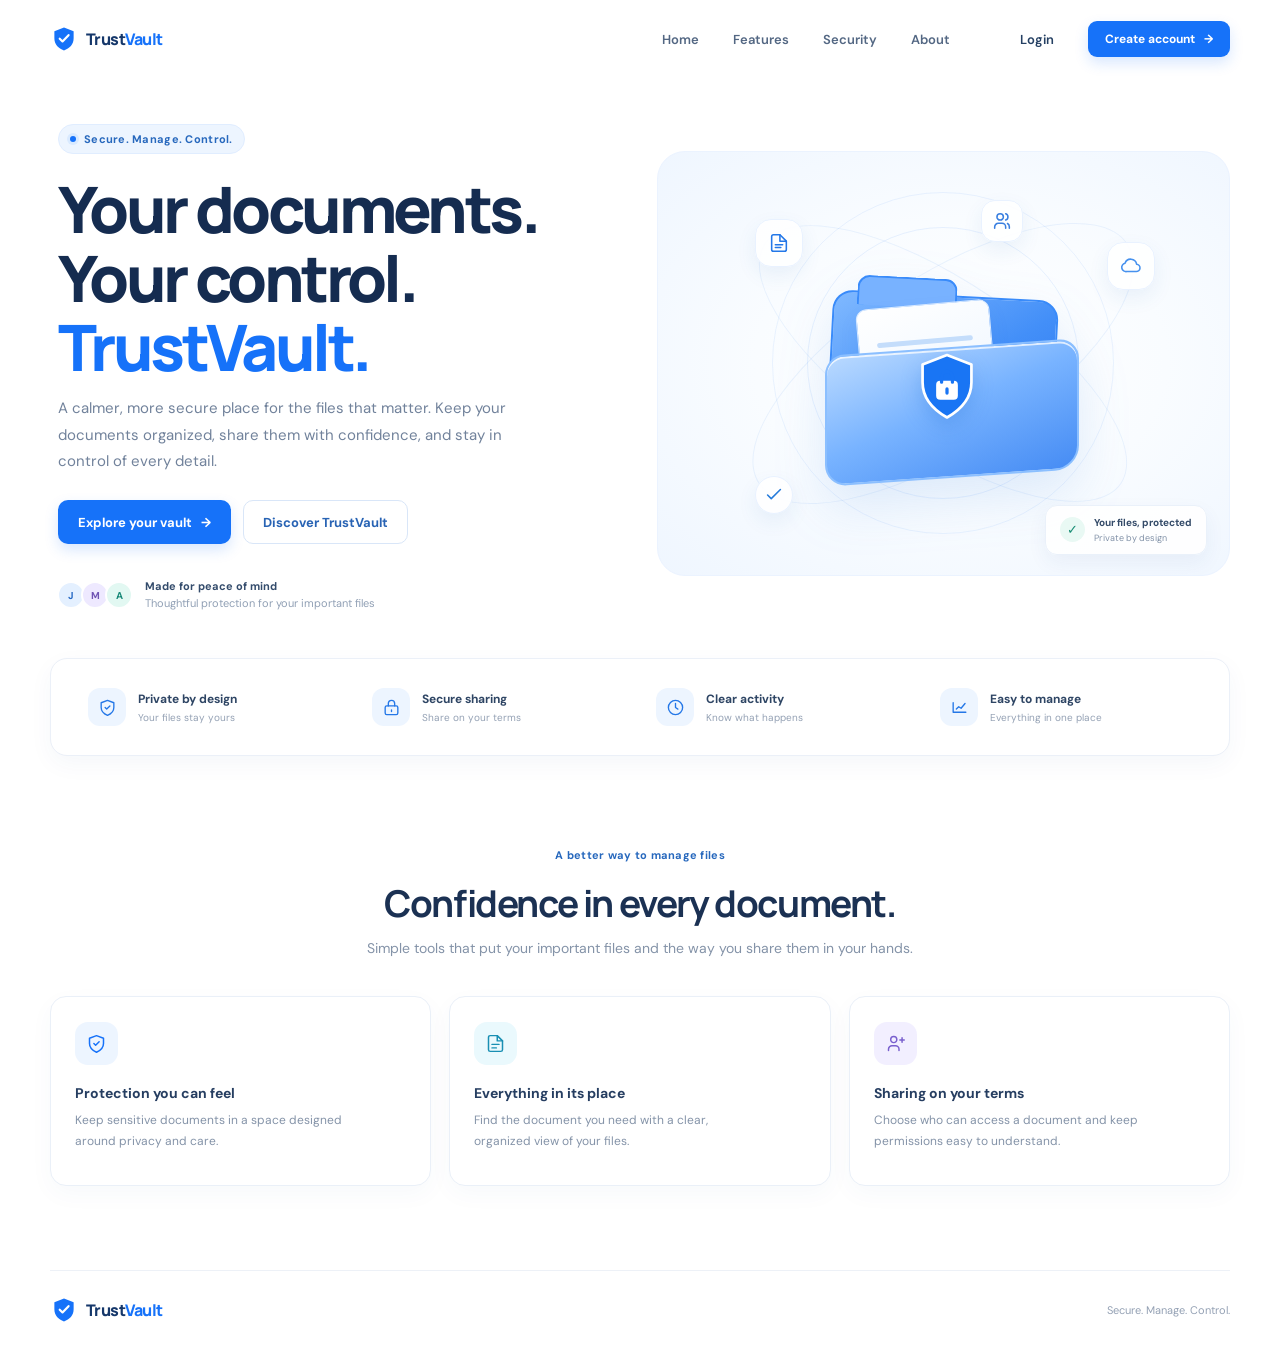
<file: index.html>
<!doctype html>
<html lang="en">
<head>
  <meta charset="utf-8">
  <meta name="viewport" content="width=device-width, initial-scale=1">
  <meta http-equiv="refresh" content="0; url=app/templates/landing.html">
  <title>TrustVault</title>
</head>
<body>
  <p>Opening TrustVault. If you are not redirected, <a href="app/templates/landing.html">open the landing page</a>.</p>
</body>
</html>
</file>
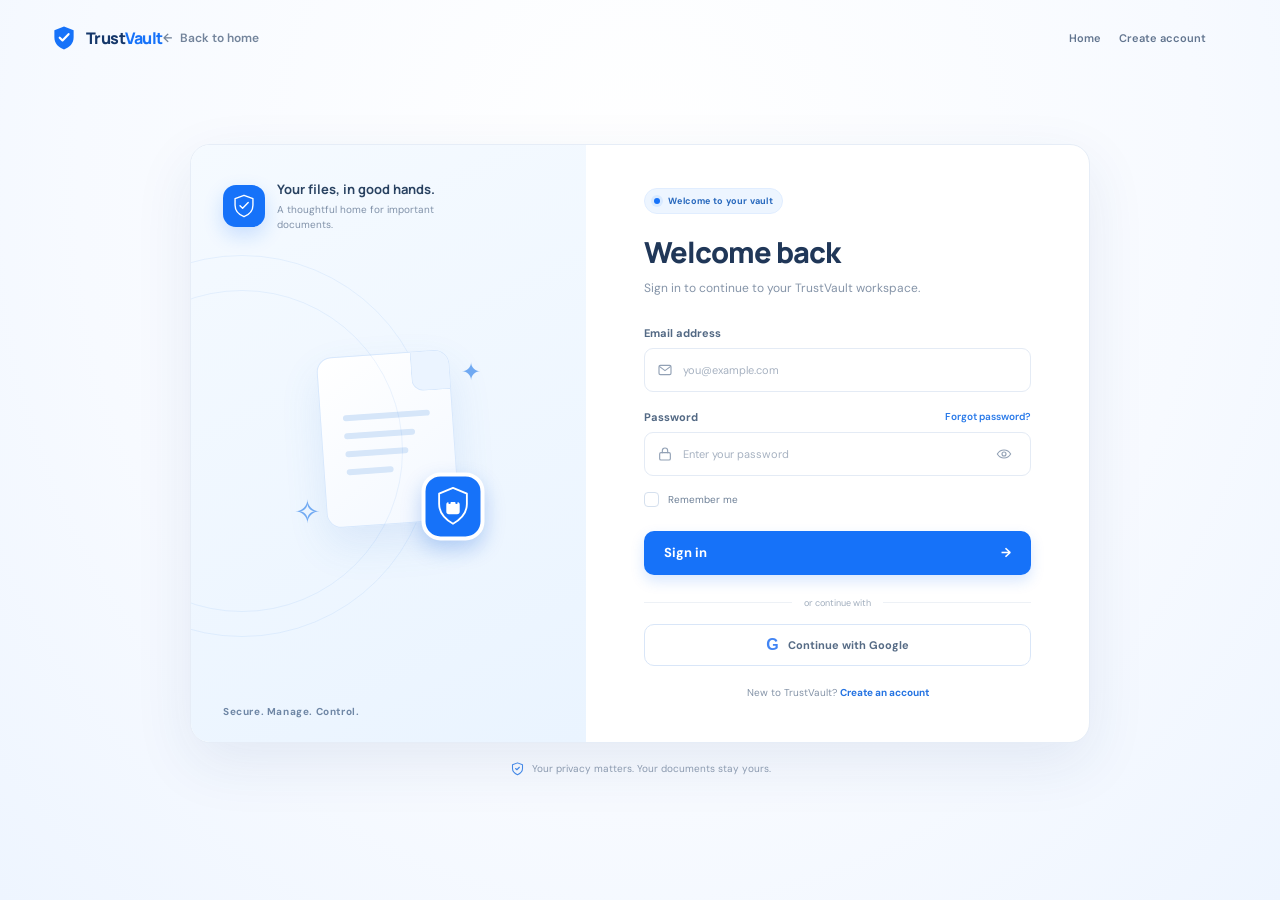
<file: app/templates/admin.html>
<!doctype html>
<html lang="en">
<head>
  <meta charset="utf-8">
  <meta name="viewport" content="width=device-width, initial-scale=1">
  <meta name="theme-color" content="#f5f9ff">
  <title>Admin Dashboard — TrustVault</title>
  <link rel="stylesheet" href="../static/css/trustvault.css">
  <script src="../static/js/trustvault.js" defer></script>
</head>
<body class="dashboard-page">
  <div class="dashboard-layout" data-admin-dashboard data-authenticated-page data-admin-page hidden>
    <aside class="sidebar" id="dashboard-sidebar">
      <a class="brand sidebar-brand" href="landing.html" aria-label="TrustVault home">
        <svg class="brand-mark" viewBox="0 0 32 32" aria-hidden="true"><path d="M16 2.8 27 7v8.2c0 7.1-4.6 11.5-11 14-6.4-2.5-11-6.9-11-14V7l11-4.2Z" fill="currentColor"/><path d="m11.1 15.6 3.2 3.2 6.9-7.2" fill="none" stroke="#fff" stroke-linecap="round" stroke-linejoin="round" stroke-width="2.5"/></svg>
        <span>Trust<span class="brand-accent">Vault</span></span>
      </a>
      <div class="sidebar-label">ADMINISTRATION</div>
      <nav class="side-nav" aria-label="Admin navigation">
        <a class="side-nav-link" href="dashboard.html">Workspace</a>
        <a class="side-nav-link active" href="admin.html" aria-current="page">Admin dashboard</a>
        <a class="side-nav-link" href="audit.html">Audit logs</a>
        <a class="side-nav-link" href="settings.html">Settings</a>
      </nav>
      <div class="sidebar-bottom">
        <a class="profile-button" href="login.html" data-logout>
          <span class="profile-avatar">↪</span>
          <span class="profile-copy"><strong>Sign out</strong><small>End this session</small></span>
        </a>
      </div>
    </aside>
    <div class="sidebar-backdrop" data-sidebar-close></div>
    <div class="dashboard-content">
      <header class="dashboard-topbar">
        <button class="icon-button sidebar-toggle" type="button" aria-label="Open navigation" aria-expanded="false" aria-controls="dashboard-sidebar">
          <svg viewBox="0 0 24 24"><path d="M4 7h16M4 12h16M4 17h16"/></svg>
        </button>
        <div class="topbar-actions">
          <a class="profile-button topbar-profile" href="login.html">
            <span class="profile-avatar">TV</span>
            <span class="profile-copy"><strong data-user-email>Admin</strong><small>Administrator</small></span>
          </a>
        </div>
      </header>
      <main class="dashboard-main screen-main">
        <div class="dashboard-heading screen-heading">
          <div>
            <div class="breadcrumb"><a href="dashboard.html">Workspace</a><span>/</span><strong>Admin</strong></div>
            <h1>Admin dashboard</h1>
            <p>Review registered accounts and authentication activity.</p>
          </div>
        </div>
        <p class="screen-disclaimer" role="status" aria-live="polite" data-admin-status>Checking administrator access…</p>
        <section class="panel files-panel" aria-labelledby="admin-users-title">
          <div class="panel-heading files-panel-heading">
            <div><h2 id="admin-users-title">Registered users <span class="count-pill" data-admin-user-count>—</span></h2><p>Account email, role, and registration time.</p></div>
            <label class="table-search"><input type="search" placeholder="Search registered users" aria-label="Search registered users" data-admin-user-search></label>
          </div>
          <div class="table-scroll">
            <table class="documents-table">
              <thead><tr><th>Name</th><th>Email</th><th>Role</th><th>Registered</th></tr></thead>
              <tbody data-admin-users><tr><td colspan="4">Loading users…</td></tr></tbody>
            </table>
          </div>
        </section>
        <section class="panel files-panel" aria-labelledby="admin-logins-title">
          <div class="panel-heading files-panel-heading">
            <div><h2 id="admin-logins-title">Login activity <span class="count-pill" data-admin-login-count>—</span></h2><p>Successful, failed, and explicitly requested sign-outs. Passwords and tokens are never logged.</p></div>
            <label class="table-search"><input type="search" placeholder="Search login activity" aria-label="Search login activity" data-admin-login-search></label>
          </div>
          <div class="table-scroll">
            <table class="documents-table">
              <thead><tr><th>Email / identifier</th><th>Outcome</th><th>Method</th><th>Time</th></tr></thead>
              <tbody data-admin-login-activity><tr><td colspan="4">Loading login activity…</td></tr></tbody>
            </table>
          </div>
        </section>
        <footer class="dashboard-footer"><span>TrustVault administration</span><span>Private account activity</span><a href="dashboard.html">Back to workspace</a></footer>
      </main>
    </div>
  </div>
</body>
</html>
</file>
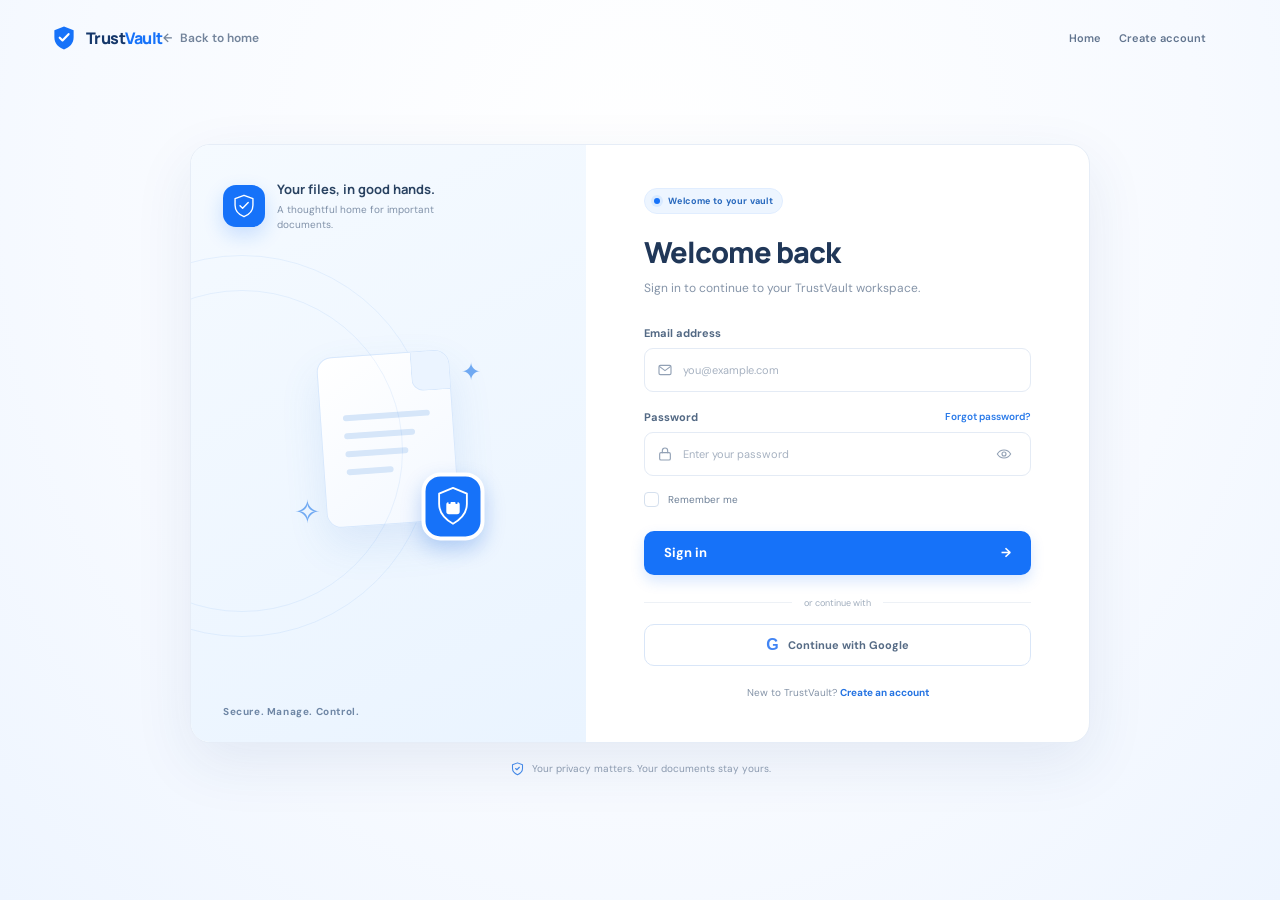
<file: app/templates/audit.html>
<!doctype html>
<html lang="en">
<head>
  <meta charset="utf-8">
  <meta name="viewport" content="width=device-width, initial-scale=1">
  <meta name="theme-color" content="#f5f9ff">
  <title>Audit Logs — TrustVault</title>
  <link rel="stylesheet" href="../static/css/trustvault.css">
  <script src="../static/js/trustvault.js" defer></script>
</head>
<body class="dashboard-page">
  <div class="dashboard-layout" data-authenticated-page hidden>
    <aside class="sidebar" id="dashboard-sidebar">
      <a class="brand sidebar-brand" href="landing.html" aria-label="TrustVault home"><svg class="brand-mark" viewBox="0 0 32 32" aria-hidden="true"><path d="M16 2.8 27 7v8.2c0 7.1-4.6 11.5-11 14-6.4-2.5-11-6.9-11-14V7l11-4.2Z" fill="currentColor"/><path d="m11.1 15.6 3.2 3.2 6.9-7.2" fill="none" stroke="#fff" stroke-linecap="round" stroke-linejoin="round" stroke-width="2.5"/></svg><span>Trust<span class="brand-accent">Vault</span></span></a>
      <div class="sidebar-label">WORKSPACE</div>
      <nav class="side-nav" aria-label="Workspace navigation">
        <a class="side-nav-link" href="landing.html"><svg viewBox="0 0 24 24"><path d="m3 10 9-7 9 7v10a1 1 0 0 1-1 1h-6v-7h-4v7H4a1 1 0 0 1-1-1V10Z"/></svg><span>Home</span></a>
        <a class="side-nav-link" href="dashboard.html"><svg viewBox="0 0 24 24"><rect x="3" y="3" width="8" height="8" rx="2"/><rect x="13" y="3" width="8" height="5" rx="2"/><rect x="13" y="10" width="8" height="11" rx="2"/><rect x="3" y="13" width="8" height="8" rx="2"/></svg><span>Dashboard</span></a>
        <a class="side-nav-link" href="documents.html"><svg viewBox="0 0 24 24"><path d="M14 3H6a2 2 0 0 0-2 2v14a2 2 0 0 0 2 2h12a2 2 0 0 0 2-2V9z"/><path d="M14 3v6h6M8 13h8"/></svg><span>My Documents</span></a>
        <a class="side-nav-link" href="shared.html"><svg viewBox="0 0 24 24"><path d="M16 20v-1.5a4 4 0 0 0-4-4H8a4 4 0 0 0-4 4V20M10 11a3.5 3.5 0 1 0 0-7 3.5 3.5 0 0 0 0 7Z"/></svg><span>Shared With Me</span></a>
        <a class="side-nav-link" href="documents.html#upload-panel"><svg viewBox="0 0 24 24"><path d="M12 3 20 6v6c0 5-3.5 8-8 10-4.5-2-8-5-8-10V6l8-3Z"/><path d="M12 8v8"/></svg><span>Upload Document</span></a>
        <a class="side-nav-link" href="permissions.html"><svg viewBox="0 0 24 24"><circle cx="9" cy="8" r="3"/><path d="M3 20v-1a6 6 0 0 1 12 0v1M16 11h5"/></svg><span>Permissions</span></a>
        <a class="side-nav-link active" href="audit.html" aria-current="page"><svg viewBox="0 0 24 24"><circle cx="12" cy="12" r="9"/><path d="M12 7v5l3 2"/></svg><span>Audit Logs</span></a>
      </nav>
      <div class="sidebar-label sidebar-label-lower">PREFERENCES</div>
      <nav class="side-nav" aria-label="Account navigation"><a class="side-nav-link" href="settings.html"><svg viewBox="0 0 24 24"><circle cx="12" cy="12" r="3"/><path d="m19 15 1 2-2 3-2-.3H8L6 20l-2-3 1-2V9L4 7l2-3 2 .3h8l2-.3 2 3-1 2Z"/></svg><span>Settings</span></a></nav>
      <div class="sidebar-bottom"><div class="support-card"><span class="support-icon">?</span><span><strong>Need a hand?</strong><small>Visit our help center</small></span><span class="support-arrow">↗</span></div><a class="profile-button sidebar-profile" href="login.html"><span class="profile-avatar">TV</span><span class="profile-copy"><strong>Signed out</strong><small>Sign in to view account</small></span></a></div>
    </aside>
    <div class="sidebar-backdrop" data-sidebar-close></div>
    <div class="dashboard-content">
      <header class="dashboard-topbar"><button class="icon-button sidebar-toggle" type="button" aria-label="Open navigation" aria-expanded="false" aria-controls="dashboard-sidebar"><svg viewBox="0 0 24 24"><path d="M4 7h16M4 12h16M4 17h16"/></svg></button><label class="global-search"><svg viewBox="0 0 24 24"><circle cx="11" cy="11" r="7"/><path d="m16 16 4 4"/></svg><input type="search" placeholder="Search documents, users, or actions..." aria-label="Search workspace"></label><div class="topbar-actions"><button class="icon-button notification-button" type="button" aria-label="Notifications"><svg viewBox="0 0 24 24"><path d="M18 9a6 6 0 0 0-12 0c0 7-3 7-3 9h18c0-2-3-2-3-9M10 21h4"/></svg><i></i></button><span class="topbar-divider"></span><a class="profile-button topbar-profile" href="login.html"><span class="profile-avatar">JD</span><span class="profile-copy"><strong>Signed out</strong><small>Account</small></span></a></div></header>
      <main class="dashboard-main screen-main">
        <div class="dashboard-heading screen-heading"><div><div class="breadcrumb"><a href="dashboard.html">Workspace</a><span>/</span><strong>Audit Logs</strong></div><h1>Audit Logs</h1><p>Review activity recorded for your account.</p></div><button class="button button-secondary export-button" type="button" data-audit-export><svg viewBox="0 0 24 24"><path d="M12 4v11m-4-4 4 4 4-4M4 18v2h16v-2"/></svg> Export logs</button></div>
        <section class="audit-summary-grid" aria-label="Activity summary">
          <article class="metric-card audit-summary-card"><div class="metric-top"><span>Events this week</span><span class="metric-icon metric-blue"><svg viewBox="0 0 24 24"><circle cx="12" cy="12" r="9"/><path d="M12 7v5l3 2"/></svg></span></div><div class="metric-number" data-audit-week-count>—</div><div class="metric-foot">Your account activity</div></article>
          <article class="metric-card audit-summary-card"><div class="metric-top"><span>Signed-in account</span><span class="metric-icon metric-lilac"><svg viewBox="0 0 24 24"><circle cx="9" cy="8" r="3"/><path d="M3 20v-1a6 6 0 0 1 12 0v1"/></svg></span></div><div class="metric-number audit-account" data-audit-account>—</div><div class="metric-foot">Events are user-scoped</div></article>
          <article class="metric-card audit-summary-card"><div class="metric-top"><span>Documents referenced</span><span class="metric-icon metric-mint"><svg viewBox="0 0 24 24"><path d="M14 3H6a2 2 0 0 0-2 2v14a2 2 0 0 0 2 2h12a2 2 0 0 0 2-2V9zM14 3v6h6"/></svg></span></div><div class="metric-number" data-audit-document-count>—</div><div class="metric-foot">In the available events</div></article>
        </section>
        <section class="panel audit-panel" aria-labelledby="audit-activity-title">
          <div class="panel-heading audit-panel-heading"><div><h2 id="audit-activity-title">Activity history</h2><p>Showing events recorded by the API for your signed-in account.</p></div><span class="audit-live-status"><span class="footer-status"></span><span data-audit-status>Loading events…</span></span></div>
          <div class="audit-filters">
            <label class="table-search audit-search"><svg viewBox="0 0 24 24"><circle cx="11" cy="11" r="7"/><path d="m16 16 4 4"/></svg><input type="search" placeholder="Search activity..." aria-label="Search audit activity" data-audit-search></label>
            <label class="select-filter"><span class="visually-hidden">Filter by action</span><select data-audit-action><option value="all">All actions</option><option value="user_registered">Registered</option><option value="user_logged_in">Signed in</option><option value="admin_role_changed">Admin role changed</option><option value="document_uploaded">Uploaded</option><option value="document_upload_denied">Upload denied</option><option value="document_listed">Documents viewed</option><option value="shared_documents_listed">Shared documents viewed</option><option value="document_downloaded">Downloaded</option><option value="document_download_failed">Download failed</option><option value="document_access_denied">Access denied</option><option value="document_edited">Edited</option><option value="document_edit_denied">Edit denied</option><option value="document_deleted">Deleted</option><option value="document_delete_denied">Delete denied</option><option value="document_permissions_listed">Permissions viewed</option><option value="document_permissions_read_denied">Permission list denied</option><option value="document_access_granted">Access granted</option><option value="document_access_grant_denied">Share denied</option><option value="document_access_revoked">Access revoked</option><option value="document_access_revoke_denied">Revoke denied</option></select></label>
            <label class="select-filter"><span class="visually-hidden">Audit user scope</span><select data-audit-user disabled><option value="all">Signed-in user only</option></select></label>
            <label class="date-filter"><span>From</span><input type="date" aria-label="Filter events from date" data-audit-from></label>
            <label class="date-filter"><span>To</span><input type="date" aria-label="Filter events to date" data-audit-to></label>
            <button class="clear-filters" type="button" data-clear-audit>Clear filters</button>
          </div>
          <div class="table-scroll"><table class="documents-table audit-table"><thead><tr><th>User</th><th>Action</th><th>Resource</th><th>Date &amp; time</th><th>Details</th></tr></thead><tbody data-audit-rows><tr><td colspan="5">Loading audit events…</td></tr></tbody></table></div>
          <div class="table-summary"><span data-audit-count role="status" aria-live="polite">Loading audit events…</span></div>
        </section>
        <p class="audit-disclaimer" role="status" aria-live="polite" data-audit-error><svg viewBox="0 0 24 24"><circle cx="12" cy="12" r="9"/><path d="M12 11v5m0-8h.01"/></svg><span></span></p>
        <footer class="dashboard-footer"><span>© 2025 TrustVault</span><span><span class="footer-status"></span> API connected</span><a href="landing.html">About TrustVault</a></footer>
      </main>
    </div>
  </div>
</body>
</html>
</file>
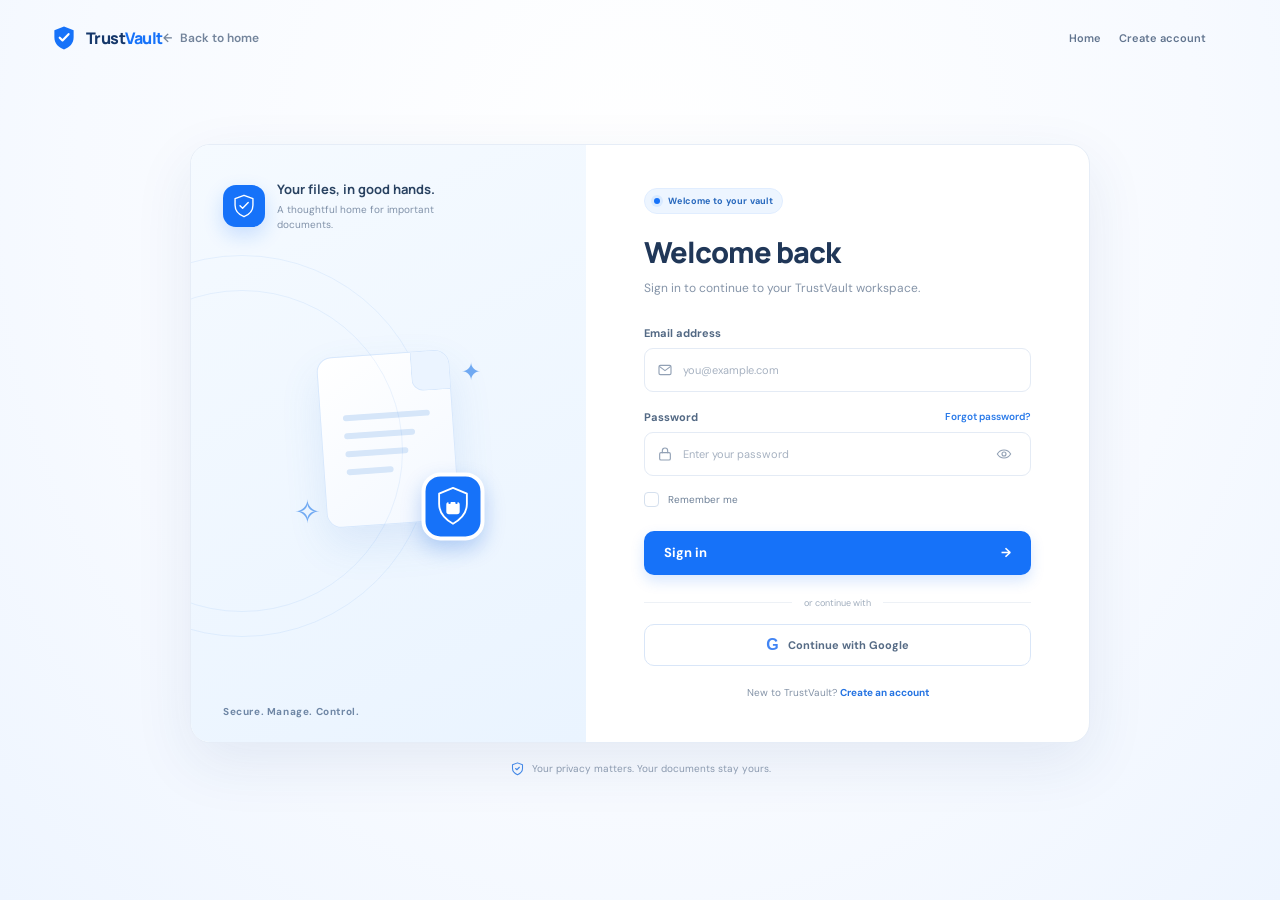
<file: app/templates/dashboard.html>
<!doctype html>
<html lang="en">
<head>
  <meta charset="utf-8">
  <meta name="viewport" content="width=device-width, initial-scale=1">
  <meta name="theme-color" content="#f5f9ff">
  <title>Dashboard — TrustVault</title>
  <link rel="stylesheet" href="../static/css/trustvault.css">
  <script src="../static/js/trustvault.js" defer></script>
</head>
<body class="dashboard-page">
  <div class="dashboard-layout" data-authenticated-page hidden>
    <aside class="sidebar" id="dashboard-sidebar">
      <a class="brand sidebar-brand" href="landing.html" aria-label="TrustVault home">
        <svg class="brand-mark" viewBox="0 0 32 32" aria-hidden="true"><path d="M16 2.8 27 7v8.2c0 7.1-4.6 11.5-11 14-6.4-2.5-11-6.9-11-14V7l11-4.2Z" fill="currentColor"/><path d="m11.1 15.6 3.2 3.2 6.9-7.2" fill="none" stroke="#fff" stroke-linecap="round" stroke-linejoin="round" stroke-width="2.5"/></svg>
        <span>Trust<span class="brand-accent">Vault</span></span>
      </a>
      <div class="sidebar-label">WORKSPACE</div>
      <nav class="side-nav" aria-label="Workspace navigation">
        <a class="side-nav-link" href="landing.html"><svg viewBox="0 0 24 24"><path d="m3 10 9-7 9 7v10a1 1 0 0 1-1 1h-6v-7h-4v7H4a1 1 0 0 1-1-1V10Z"/></svg><span>Home</span></a>
        <a class="side-nav-link active" href="dashboard.html" aria-current="page"><svg viewBox="0 0 24 24"><rect x="3" y="3" width="8" height="8" rx="2"/><rect x="13" y="3" width="8" height="5" rx="2"/><rect x="13" y="10" width="8" height="11" rx="2"/><rect x="3" y="13" width="8" height="8" rx="2"/></svg><span>Dashboard</span></a>
        <a class="side-nav-link" href="documents.html"><svg viewBox="0 0 24 24"><path d="M14 3H6a2 2 0 0 0-2 2v14a2 2 0 0 0 2 2h12a2 2 0 0 0 2-2V9z"/><path d="M14 3v6h6M8 13h8M8 17h5"/></svg><span>My Documents</span></a>
        <a class="side-nav-link" href="shared.html"><svg viewBox="0 0 24 24"><path d="M16 20v-1.5a4 4 0 0 0-4-4H8a4 4 0 0 0-4 4V20M10 11a3.5 3.5 0 1 0 0-7 3.5 3.5 0 0 0 0 7ZM16 11l2 2 4-4"/></svg><span>Shared With Me</span></a>
        <a class="side-nav-link" href="documents.html#upload-panel"><svg viewBox="0 0 24 24"><path d="M12 3 20 6v6c0 5-3.5 8-8 10-4.5-2-8-5-8-10V6l8-3Z"/><path d="M12 8v8m-4-4h8"/></svg><span>Upload Document</span></a>
        <a class="side-nav-link" href="permissions.html"><svg viewBox="0 0 24 24"><circle cx="9" cy="8" r="3"/><path d="M3 20v-1a6 6 0 0 1 12 0v1M16 11h5m-2.5-2.5v5"/></svg><span>Permissions</span></a>
        <a class="side-nav-link" href="audit.html"><svg viewBox="0 0 24 24"><circle cx="12" cy="12" r="9"/><path d="M12 7v5l3 2"/></svg><span>Audit Logs</span></a>
      </nav>
      <div class="sidebar-label sidebar-label-lower">PREFERENCES</div>
      <nav class="side-nav" aria-label="Account navigation">
        <a class="side-nav-link" href="settings.html"><svg viewBox="0 0 24 24"><circle cx="12" cy="12" r="3"/><path d="M19.4 15a1.7 1.7 0 0 0 .3 1.9l.1.1-1.7 2.9-.2-.1a1.7 1.7 0 0 0-1.8.1l-.2.1h-3.4l-.1-.2a1.7 1.7 0 0 0-1.6-1l-.2.1-2.9-1.7.1-.2a1.7 1.7 0 0 0-.1-1.8l-.1-.2v-3.4l.2-.1a1.7 1.7 0 0 0 1-1.6l-.1-.2 1.7-2.9.2.1a1.7 1.7 0 0 0 1.8-.1l.2-.1h3.4l.1.2a1.7 1.7 0 0 0 1.6 1l.2-.1 2.9 1.7-.1.2a1.7 1.7 0 0 0 .1 1.8l.1.2V15Z"/></svg><span>Settings</span></a>
      </nav>
      <div class="sidebar-bottom">
        <div class="support-card">
          <span class="support-icon"><svg viewBox="0 0 24 24"><path d="M12 18h.01M9.1 9a3 3 0 1 1 5.3 1.9c-1.1 1.1-2.4 1.3-2.4 3.1M12 22a10 10 0 1 0 0-20 10 10 0 0 0 0 20Z"/></svg></span>
          <span><strong>Need a hand?</strong><small>Visit our help center</small></span>
          <span class="support-arrow" aria-hidden="true">↗</span>
        </div>
        <a class="profile-button sidebar-profile" href="login.html" aria-label="Logout and return to login">
          <span class="profile-avatar">TV</span>
          <span class="profile-copy"><strong>Signed out</strong><small>Sign in to view account</small></span>
          <svg class="profile-chevron" viewBox="0 0 24 24" aria-hidden="true"><path d="m7 10 5 5 5-5"/></svg>
        </a>
      </div>
    </aside>

    <div class="sidebar-backdrop" data-sidebar-close></div>
    <div class="dashboard-content">
      <header class="dashboard-topbar">
        <button class="icon-button sidebar-toggle" type="button" aria-label="Open navigation" aria-expanded="false" aria-controls="dashboard-sidebar">
          <svg viewBox="0 0 24 24" aria-hidden="true"><path d="M4 7h16M4 12h16M4 17h16"/></svg>
        </button>
        <label class="global-search">
          <svg viewBox="0 0 24 24" aria-hidden="true"><circle cx="11" cy="11" r="7"/><path d="m16 16 4 4"/></svg>
          <input type="search" placeholder="Search documents, users, or actions..." aria-label="Search dashboard">
          <span class="search-shortcut">⌘ K</span>
        </label>
        <div class="topbar-actions">
          <button class="icon-button notification-button" type="button" aria-label="Notifications">
            <svg viewBox="0 0 24 24" aria-hidden="true"><path d="M18 9a6 6 0 0 0-12 0c0 7-3 7-3 9h18c0-2-3-2-3-9M10 21h4"/></svg><i></i>
          </button>
          <span class="topbar-divider"></span>
          <a class="profile-button topbar-profile" href="login.html" aria-label="Sign out">
            <span class="profile-avatar" data-user-initials>--</span>
            <span class="profile-copy"><strong data-user-email>Signed out</strong><small>Sign out</small></span>
            <svg class="profile-chevron" viewBox="0 0 24 24" aria-hidden="true"><path d="m7 10 5 5 5-5"/></svg>
          </a>
        </div>
      </header>

      <main class="dashboard-main" id="dashboard">
        <div class="dashboard-heading">
          <div>
            <div class="breadcrumb"><span>Workspace</span><span aria-hidden="true">/</span><strong>Overview</strong></div>
            <h1>Welcome to your vault <span class="wave" aria-hidden="true">✦</span></h1>
            <p>Here’s what’s happening with your documents today.</p>
          </div>
          <a class="button button-primary dashboard-upload-link" href="documents.html#upload-panel"><svg viewBox="0 0 24 24" aria-hidden="true"><path d="M12 16V4m-4 4 4-4 4 4M4 16v3a2 2 0 0 0 2 2h12a2 2 0 0 0 2-2v-3"/></svg> Upload document</a>
        </div>

        <section class="metrics-grid" aria-label="Workspace overview">
          <article class="metric-card">
            <div class="metric-top"><span>Total documents</span><span class="metric-icon metric-blue"><svg viewBox="0 0 24 24"><path d="M14 3H6a2 2 0 0 0-2 2v14a2 2 0 0 0 2 2h12a2 2 0 0 0 2-2V9z"/><path d="M14 3v6h6M8 13h8M8 17h5"/></svg></span></div>
            <div class="metric-number" data-dashboard-total>—</div><div class="metric-foot"><span>Documents you own</span></div>
          </article>
          <article class="metric-card">
            <div class="metric-top"><span>Shared with me</span><span class="metric-icon metric-lilac"><svg viewBox="0 0 24 24"><path d="M16 20v-1.5a4 4 0 0 0-4-4H8a4 4 0 0 0-4 4V20M10 11a3.5 3.5 0 1 0 0-7 3.5 3.5 0 0 0 0 7ZM16 8h5m-2.5-2.5v5"/></svg></span></div>
            <div class="metric-number" data-dashboard-shared>—</div><div class="metric-foot"><span>Accessible shared documents</span></div>
          </article>
          <article class="metric-card">
            <div class="metric-top"><span>Recent activity</span><span class="metric-icon metric-mint"><svg viewBox="0 0 24 24"><circle cx="12" cy="12" r="9"/><path d="M12 7v5l3 2"/></svg></span></div>
            <div class="metric-number" data-dashboard-activity>—</div><div class="metric-foot"><span>Events in the last 7 days</span></div>
          </article>
          <article class="metric-card storage-metric">
            <div class="metric-top"><span>Storage used</span><span class="metric-icon metric-amber"><svg viewBox="0 0 24 24"><path d="M4 7a2 2 0 0 1 2-2h12a2 2 0 0 1 2 2v11a2 2 0 0 1-2 2H6a2 2 0 0 1-2-2V7ZM4 10h16M8 15h.01M12 15h.01"/></svg></span></div>
            <div class="storage-value"><strong data-dashboard-storage>—</strong></div>
            <div class="metric-foot"><span>Total size of owned documents</span></div>
          </article>
        </section>

        <div class="dashboard-columns">
          <section class="panel recent-panel">
            <div class="panel-heading">
              <div><h2>Recent documents</h2><p>Your latest files, all in one place.</p></div>
              <a class="text-link" href="documents.html">View all <span aria-hidden="true">→</span></a>
            </div>
            <div class="table-scroll">
              <table class="documents-table">
                <thead><tr><th scope="col">Name</th><th scope="col">Modified</th><th scope="col">Type</th><th scope="col"><span class="visually-hidden">Actions</span></th></tr></thead>
                <tbody data-dashboard-documents><tr><td colspan="4">Loading documents…</td></tr></tbody>
              </table>
            </div>
            <a class="mobile-view-all" href="documents.html">View all documents <span aria-hidden="true">→</span></a>
          </section>

          <div class="dashboard-side-column">
            <section class="panel activity-panel">
              <div class="panel-heading">
                <div><h2>Recent activity</h2><p>A little peace of mind, at a glance.</p></div>
                <a class="panel-icon-link" href="audit.html" aria-label="View audit log"><svg viewBox="0 0 24 24"><path d="M7 7h13v13H7zM4 17H3V4h13v1"/></svg></a>
              </div>
              <ol class="activity-list" data-dashboard-activity-list><li>Loading activity…</li></ol>
              <a class="activity-footer-link" href="audit.html">View activity log <span aria-hidden="true">→</span></a>
            </section>
            <section class="panel quick-actions-panel">
              <div class="panel-heading"><div><h2>Quick actions</h2><p>Shortcuts for your workspace.</p></div></div>
              <div class="quick-actions">
                <a class="quick-action" href="documents.html#upload-panel"><span class="quick-action-icon quick-blue"><svg viewBox="0 0 24 24"><path d="M12 16V4m-4 4 4-4 4 4M4 16v3a2 2 0 0 0 2 2h12a2 2 0 0 0 2-2v-3"/></svg></span><span><strong>Upload a document</strong><small>Add a new file to your vault</small></span><span class="quick-arrow">→</span></a>
                <a class="quick-action" href="permissions.html"><span class="quick-action-icon quick-lilac"><svg viewBox="0 0 24 24"><circle cx="9" cy="8" r="3"/><path d="M3 20v-1a6 6 0 0 1 12 0v1M16 11h5m-2.5-2.5v5"/></svg></span><span><strong>Manage permissions</strong><small>Choose who can access files</small></span><span class="quick-arrow">→</span></a>
                <a class="quick-action" href="audit.html"><span class="quick-action-icon quick-mint"><svg viewBox="0 0 24 24"><circle cx="12" cy="12" r="9"/><path d="M12 7v5l3 2"/></svg></span><span><strong>View audit logs</strong><small>Review recent activity</small></span><span class="quick-arrow">→</span></a>
              </div>
            </section>
          </div>
        </div>
        <footer class="dashboard-footer"><span>© 2025 TrustVault</span><span><span class="footer-status"></span><span data-dashboard-status role="status" aria-live="polite">Loading workspace…</span></span><a href="landing.html">About TrustVault</a></footer>
      </main>
    </div>
  </div>
</body>
</html>
</file>
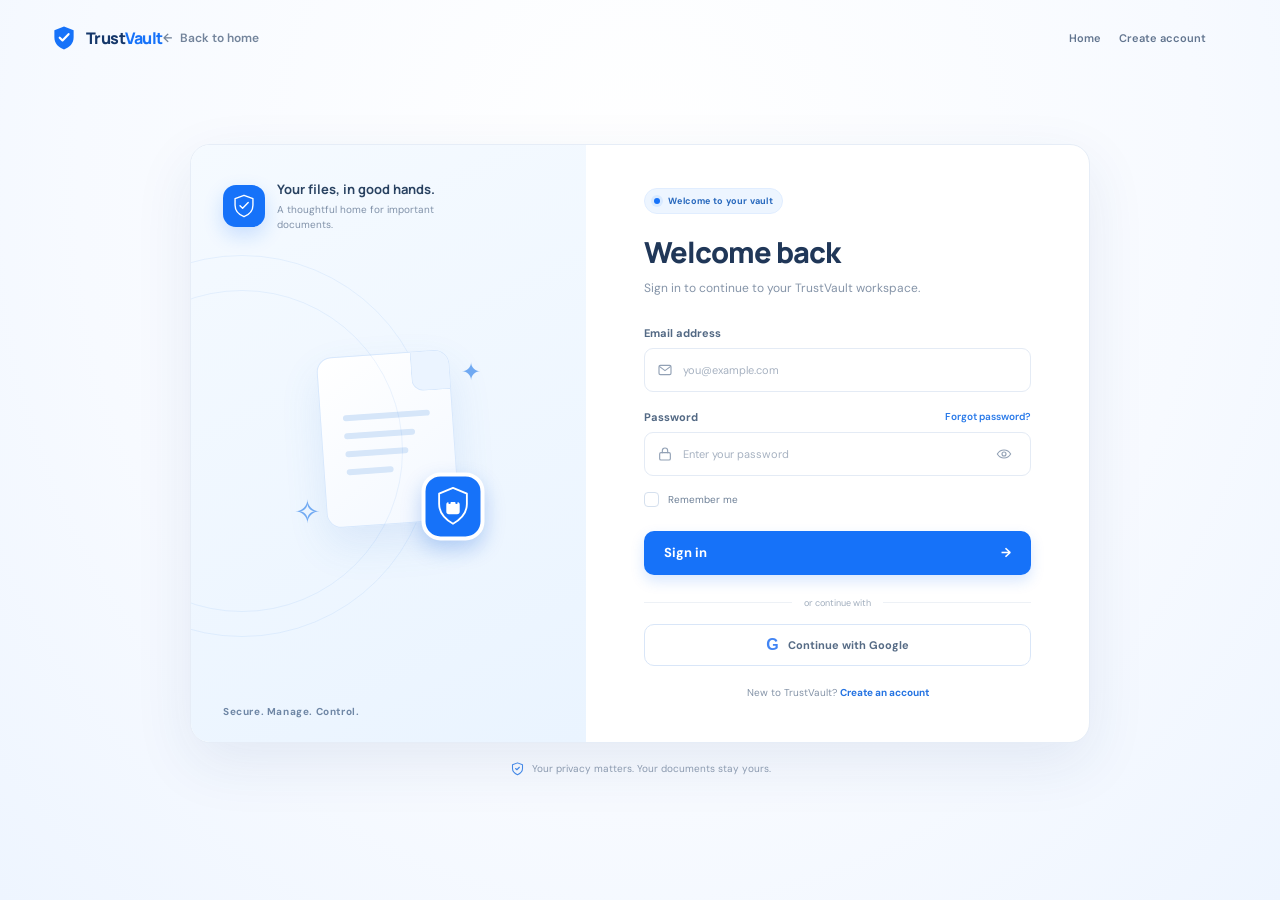
<file: app/templates/documents.html>
<!doctype html>
<html lang="en">
<head>
  <meta charset="utf-8">
  <meta name="viewport" content="width=device-width, initial-scale=1">
  <meta name="theme-color" content="#f5f9ff">
  <title>My Documents — TrustVault</title>
  <link rel="stylesheet" href="../static/css/trustvault.css">
  <script src="../static/js/trustvault.js" defer></script>
</head>
<body class="dashboard-page">
  <div class="dashboard-layout" data-authenticated-page hidden>
    <aside class="sidebar" id="dashboard-sidebar">
      <a class="brand sidebar-brand" href="landing.html" aria-label="TrustVault home"><svg class="brand-mark" viewBox="0 0 32 32" aria-hidden="true"><path d="M16 2.8 27 7v8.2c0 7.1-4.6 11.5-11 14-6.4-2.5-11-6.9-11-14V7l11-4.2Z" fill="currentColor"/><path d="m11.1 15.6 3.2 3.2 6.9-7.2" fill="none" stroke="#fff" stroke-linecap="round" stroke-linejoin="round" stroke-width="2.5"/></svg><span>Trust<span class="brand-accent">Vault</span></span></a>
      <div class="sidebar-label">WORKSPACE</div>
      <nav class="side-nav" aria-label="Workspace navigation">
        <a class="side-nav-link" href="landing.html"><svg viewBox="0 0 24 24"><path d="m3 10 9-7 9 7v10a1 1 0 0 1-1 1h-6v-7h-4v7H4a1 1 0 0 1-1-1V10Z"/></svg><span>Home</span></a>
        <a class="side-nav-link" href="dashboard.html"><svg viewBox="0 0 24 24"><rect x="3" y="3" width="8" height="8" rx="2"/><rect x="13" y="3" width="8" height="5" rx="2"/><rect x="13" y="10" width="8" height="11" rx="2"/><rect x="3" y="13" width="8" height="8" rx="2"/></svg><span>Dashboard</span></a>
        <a class="side-nav-link active" href="documents.html" aria-current="page"><svg viewBox="0 0 24 24"><path d="M14 3H6a2 2 0 0 0-2 2v14a2 2 0 0 0 2 2h12a2 2 0 0 0 2-2V9z"/><path d="M14 3v6h6M8 13h8M8 17h5"/></svg><span>My Documents</span></a>
        <a class="side-nav-link" href="shared.html"><svg viewBox="0 0 24 24"><path d="M16 20v-1.5a4 4 0 0 0-4-4H8a4 4 0 0 0-4 4V20M10 11a3.5 3.5 0 1 0 0-7 3.5 3.5 0 0 0 0 7Z"/></svg><span>Shared With Me</span></a>
        <a class="side-nav-link" href="#upload-panel"><svg viewBox="0 0 24 24"><path d="M12 3 20 6v6c0 5-3.5 8-8 10-4.5-2-8-5-8-10V6l8-3Z"/><path d="M12 8v8m-4-4h8"/></svg><span>Upload Document</span></a>
        <a class="side-nav-link" href="permissions.html"><svg viewBox="0 0 24 24"><circle cx="9" cy="8" r="3"/><path d="M3 20v-1a6 6 0 0 1 12 0v1M16 11h5"/></svg><span>Permissions</span></a>
        <a class="side-nav-link" href="audit.html"><svg viewBox="0 0 24 24"><circle cx="12" cy="12" r="9"/><path d="M12 7v5l3 2"/></svg><span>Audit Logs</span></a>
      </nav>
      <div class="sidebar-label sidebar-label-lower">PREFERENCES</div>
      <nav class="side-nav" aria-label="Account navigation"><a class="side-nav-link" href="settings.html"><svg viewBox="0 0 24 24"><circle cx="12" cy="12" r="3"/><path d="M19 15a2 2 0 0 0 .3 2l-2 3a2 2 0 0 0-2-.1H9a2 2 0 0 0-2 .1l-2-3a2 2 0 0 0 .3-2v-6A2 2 0 0 0 5 7l2-3a2 2 0 0 0 2 .1h6a2 2 0 0 0 2-.1l2 3a2 2 0 0 0-.3 2Z"/></svg><span>Settings</span></a></nav>
      <div class="sidebar-bottom"><div class="support-card"><span class="support-icon">?</span><span><strong>Need a hand?</strong><small>Visit our help center</small></span><span class="support-arrow">↗</span></div><a class="profile-button sidebar-profile" href="login.html"><span class="profile-avatar">TV</span><span class="profile-copy"><strong>Signed out</strong><small>Sign in to view account</small></span></a></div>
    </aside>
    <div class="sidebar-backdrop" data-sidebar-close></div>
    <div class="dashboard-content">
      <header class="dashboard-topbar"><button class="icon-button sidebar-toggle" type="button" aria-label="Open navigation" aria-expanded="false" aria-controls="dashboard-sidebar"><svg viewBox="0 0 24 24"><path d="M4 7h16M4 12h16M4 17h16"/></svg></button><label class="global-search"><svg viewBox="0 0 24 24"><circle cx="11" cy="11" r="7"/><path d="m16 16 4 4"/></svg><input type="search" placeholder="Search documents, users, or actions..." aria-label="Search workspace"></label><div class="topbar-actions"><button class="icon-button notification-button" type="button" aria-label="Notifications"><svg viewBox="0 0 24 24"><path d="M18 9a6 6 0 0 0-12 0c0 7-3 7-3 9h18c0-2-3-2-3-9M10 21h4"/></svg><i></i></button><span class="topbar-divider"></span><a class="profile-button topbar-profile" href="login.html"><span class="profile-avatar">JD</span><span class="profile-copy"><strong>Signed out</strong><small>Account</small></span></a></div></header>
      <main class="dashboard-main screen-main">
        <div class="dashboard-heading screen-heading"><div><div class="breadcrumb"><a href="dashboard.html">Workspace</a><span>/</span><strong>My Documents</strong></div><h1>My Documents</h1><p>Find and organize your files in one place.</p></div><button class="button button-primary dashboard-upload-link" type="button" data-open-upload><svg viewBox="0 0 24 24"><path d="M12 16V4m-4 4 4-4 4 4M4 16v3a2 2 0 0 0 2 2h12a2 2 0 0 0 2-2v-3"/></svg> Upload document</button></div>
        <section class="panel upload-panel" id="upload-panel" aria-labelledby="upload-title"><div class="upload-panel-copy"><span class="upload-icon"><svg viewBox="0 0 24 24"><path d="M12 16V4m-4 4 4-4 4 4M4 16v3a2 2 0 0 0 2 2h12a2 2 0 0 0 2-2v-3"/></svg></span><span><h2 id="upload-title">Add a document</h2><p>Choose a file to upload to your private vault.</p></span></div><label class="drop-zone" data-drop-zone><input type="file" data-file-input aria-label="Choose a document file" accept=".csv,.doc,.docx,.jpg,.jpeg,.pdf,.png,.txt,.xls,.xlsx"><strong>Drop a file here, or <span>browse</span></strong><small>PDF, DOCX, XLSX, PNG or JPG · up to 25 MB</small><span class="selected-file" data-selected-file aria-live="polite">No file selected</span></label><div><button class="button button-primary" type="button" data-upload-submit disabled>Upload document</button><p class="upload-preview-note" role="status" aria-live="polite" data-upload-status></p></div></section>
        <section class="panel files-panel" aria-labelledby="documents-title">
          <div class="panel-heading files-panel-heading"><div><h2 id="documents-title">All documents <span class="count-pill" data-document-total>—</span></h2><p>Your private workspace files.</p></div><div class="document-toolbar"><label class="table-search"><svg viewBox="0 0 24 24"><circle cx="11" cy="11" r="7"/><path d="m16 16 4 4"/></svg><input type="search" placeholder="Search documents..." aria-label="Search documents" data-document-search></label><label class="table-search"><input type="search" placeholder="Filter by owner..." aria-label="Filter by owner" data-document-owner></label><label class="select-filter"><span class="visually-hidden">Filter by file type</span><select data-document-type><option value="all">All types</option><option>PDF</option><option>DOC</option><option>DOCX</option><option>XLS</option><option>XLSX</option><option>PNG</option><option>JPG</option><option>CSV</option><option>TXT</option></select></label><label class="select-filter"><span class="visually-hidden">Filter by date</span><select data-document-date><option value="all">Any date</option><option value="today">Today</option><option value="week">This week</option></select></label></div></div>
          <div class="table-scroll"><table class="documents-table full-documents-table"><thead><tr><th>Name</th><th>Type</th><th>Size</th><th>Modified</th><th>Owner</th><th>Actions</th></tr></thead>
            <tbody data-document-rows><tr><td colspan="6" data-document-state>Loading documents…</td></tr></tbody></table></div>
          <div class="table-summary"><span data-document-count role="status" aria-live="polite">Loading documents…</span><nav class="pagination" aria-label="Document pages" hidden><button disabled aria-label="Previous page">‹</button><button class="current-page" aria-current="page">1</button><button disabled aria-label="Next page">›</button></nav></div>
        </section>
        <footer class="dashboard-footer"><span>© 2025 TrustVault</span><span><span class="footer-status"></span> Preview workspace</span><a href="landing.html">About TrustVault</a></footer>
      </main>
    </div>
  </div>
</body>
</html>
</file>
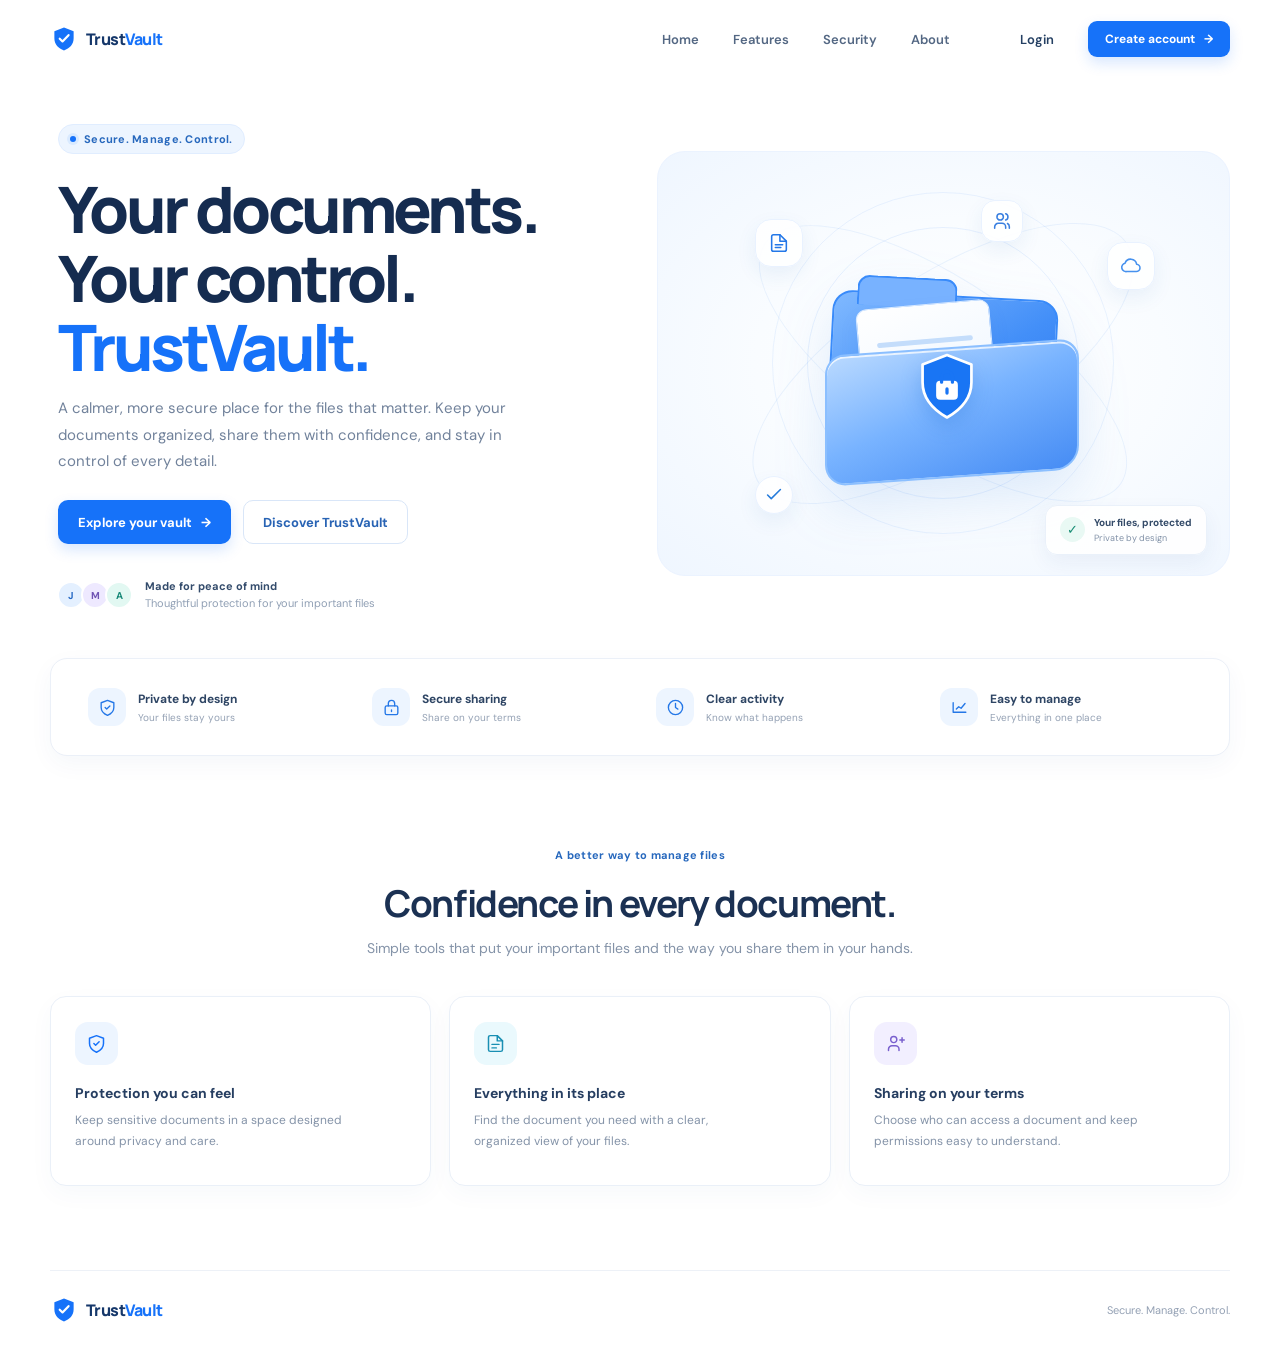
<file: app/templates/landing.html>
<!doctype html>
<html lang="en">
<head>
  <meta charset="utf-8">
  <meta name="viewport" content="width=device-width, initial-scale=1">
  <meta name="theme-color" content="#f5f9ff">
  <meta name="description" content="TrustVault keeps your important documents organized, protected, and under your control.">
  <title>TrustVault — Your documents. Your control.</title>
  <link rel="stylesheet" href="../static/css/trustvault.css">
  <script src="../static/js/trustvault.js" defer></script>
</head>
<body class="landing-page">
  <header class="landing-header">
    <a class="brand" href="landing.html" aria-label="TrustVault home">
      <svg class="brand-mark" viewBox="0 0 32 32" aria-hidden="true">
        <path d="M16 2.8 27 7v8.2c0 7.1-4.6 11.5-11 14-6.4-2.5-11-6.9-11-14V7l11-4.2Z" fill="currentColor"/>
        <path d="m11.1 15.6 3.2 3.2 6.9-7.2" fill="none" stroke="#fff" stroke-linecap="round" stroke-linejoin="round" stroke-width="2.5"/>
      </svg>
      <span>Trust<span class="brand-accent">Vault</span></span>
    </a>
    <button class="icon-button landing-menu-toggle" type="button" aria-label="Open navigation" aria-expanded="false" aria-controls="landing-nav">
      <svg viewBox="0 0 24 24" aria-hidden="true"><path d="M4 7h16M4 12h16M4 17h16"/></svg>
    </button>
    <nav class="landing-nav" id="landing-nav" aria-label="Main navigation">
      <a href="landing.html" aria-current="page">Home</a>
      <a href="dashboard.html" data-authenticated-only hidden>Dashboard</a>
      <a href="documents.html" data-authenticated-only hidden>Documents</a>
      <a href="audit.html" data-authenticated-only hidden>Audit</a>
      <a href="settings.html" data-authenticated-only hidden>Profile &amp; Settings</a>
      <a href="admin.html" data-authenticated-only data-admin-only hidden>Admin dashboard</a>
      <a href="#features">Features</a>
      <a href="#security">Security</a>
      <a href="#about">About</a>
      <a class="landing-login" href="login.html" data-public-only>Login</a>
      <a class="button button-primary button-small" href="register.html" data-public-only>Create account <span aria-hidden="true">→</span></a>
      <a class="landing-login" href="login.html" data-authenticated-only data-logout hidden>Sign out</a>
    </nav>
  </header>

  <main>
    <section class="hero section-wrap" id="about">
      <div class="hero-copy">
        <span class="eyebrow"><span class="eyebrow-dot"></span> Secure. Manage. Control.</span>
        <h1>Your documents.<br>Your control.<br><span>TrustVault.</span></h1>
        <p class="hero-description">A calmer, more secure place for the files that matter. Keep your documents organized, share them with confidence, and stay in control of every detail.</p>
        <div class="hero-actions">
          <a class="button button-primary" href="login.html">Explore your vault <span aria-hidden="true">→</span></a>
          <a class="button button-secondary" href="#features">Discover TrustVault</a>
        </div>
        <div class="hero-proof">
          <div class="avatar-stack" aria-hidden="true"><span>J</span><span>M</span><span>A</span></div>
          <p><strong>Made for peace of mind</strong><br><span>Thoughtful protection for your important files</span></p>
        </div>
      </div>

      <div class="hero-visual" id="security" role="img" aria-label="Illustration of a protected document folder">
        <div class="visual-orbit orbit-one"></div>
        <div class="visual-orbit orbit-two"></div>
        <span class="float-icon float-file" aria-hidden="true">
          <svg viewBox="0 0 24 24"><path d="M13 3H6a2 2 0 0 0-2 2v14a2 2 0 0 0 2 2h12a2 2 0 0 0 2-2V10z"/><path d="M13 3v7h7M8 14h8M8 17h6"/></svg>
        </span>
        <span class="float-icon float-cloud" aria-hidden="true">
          <svg viewBox="0 0 24 24"><path d="M7.5 18h10a4 4 0 0 0 .6-8A6.5 6.5 0 0 0 5.5 9a4.5 4.5 0 0 0 2 9Z"/></svg>
        </span>
        <span class="float-icon float-users" aria-hidden="true">
          <svg viewBox="0 0 24 24"><path d="M16 20v-1.5a4 4 0 0 0-4-4H8a4 4 0 0 0-4 4V20M10 11a3.5 3.5 0 1 0 0-7 3.5 3.5 0 0 0 0 7ZM16 4.2a3.5 3.5 0 0 1 0 6.7M18 14.7a4 4 0 0 1 2 3.5V20"/></svg>
        </span>
        <span class="float-icon float-check" aria-hidden="true">
          <svg viewBox="0 0 24 24"><path d="m5 12 4 4L19 6"/></svg>
        </span>
        <div class="folder-art" aria-hidden="true">
          <div class="folder-back"></div>
          <div class="folder-paper"><span></span><span></span><span></span><i></i></div>
          <div class="folder-front"></div>
          <div class="vault-shield">
            <svg viewBox="0 0 48 56"><path d="M24 3 42 10v13c0 12-7.5 20-18 26C13.5 43 6 35 6 23V10L24 3Z"/><rect x="17" y="23" width="14" height="12" rx="2"/><path d="M20 23v-4a4 4 0 0 1 8 0v4m-4 5v3"/></svg>
          </div>
        </div>
        <div class="visual-caption"><span class="caption-check">✓</span><span><strong>Your files, protected</strong><small>Private by design</small></span></div>
      </div>
    </section>

    <section class="trust-strip section-wrap" aria-label="TrustVault highlights">
      <div><span class="trust-icon"><svg viewBox="0 0 24 24"><path d="M12 3 20 6v6c0 5-3.5 8-8 10-4.5-2-8-5-8-10V6l8-3Z"/><path d="m9 12 2 2 4-4"/></svg></span><span><strong>Private by design</strong><small>Your files stay yours</small></span></div>
      <div><span class="trust-icon"><svg viewBox="0 0 24 24"><rect x="4" y="10" width="16" height="11" rx="2"/><path d="M8 10V7a4 4 0 0 1 8 0v3m-4 5v2"/></svg></span><span><strong>Secure sharing</strong><small>Share on your terms</small></span></div>
      <div><span class="trust-icon"><svg viewBox="0 0 24 24"><circle cx="12" cy="12" r="9"/><path d="M12 7v5l3 2"/></svg></span><span><strong>Clear activity</strong><small>Know what happens</small></span></div>
      <div><span class="trust-icon"><svg viewBox="0 0 24 24"><path d="M4 18V6m0 12h16M8 14l3-3 3 2 5-6"/></svg></span><span><strong>Easy to manage</strong><small>Everything in one place</small></span></div>
    </section>

    <section class="features-section section-wrap" id="features">
      <div class="section-heading">
        <span class="eyebrow">A better way to manage files</span>
        <h2>Confidence in every document.</h2>
        <p>Simple tools that put your important files and the way you share them in your hands.</p>
      </div>
      <div class="feature-grid">
        <article class="feature-card">
          <span class="feature-icon"><svg viewBox="0 0 24 24"><path d="M12 3 20 6v6c0 5-3.5 8-8 10-4.5-2-8-5-8-10V6l8-3Z"/><path d="m9 12 2 2 4-4"/></svg></span>
          <h3>Protection you can feel</h3><p>Keep sensitive documents in a space designed around privacy and care.</p>
        </article>
        <article class="feature-card">
          <span class="feature-icon feature-icon-sky"><svg viewBox="0 0 24 24"><path d="M14 3H6a2 2 0 0 0-2 2v14a2 2 0 0 0 2 2h12a2 2 0 0 0 2-2V9z"/><path d="M14 3v6h6M8 13h8M8 17h5"/></svg></span>
          <h3>Everything in its place</h3><p>Find the document you need with a clear, organized view of your files.</p>
        </article>
        <article class="feature-card">
          <span class="feature-icon feature-icon-lilac"><svg viewBox="0 0 24 24"><path d="M16 20v-1.5a4 4 0 0 0-4-4H8a4 4 0 0 0-4 4V20M10 11a3.5 3.5 0 1 0 0-7 3.5 3.5 0 0 0 0 7ZM17 8h5m-2.5-2.5v5"/></svg></span>
          <h3>Sharing on your terms</h3><p>Choose who can access a document and keep permissions easy to understand.</p>
        </article>
      </div>
    </section>
  </main>

  <footer class="landing-footer section-wrap">
    <a class="brand" href="landing.html">
      <svg class="brand-mark" viewBox="0 0 32 32" aria-hidden="true"><path d="M16 2.8 27 7v8.2c0 7.1-4.6 11.5-11 14-6.4-2.5-11-6.9-11-14V7l11-4.2Z" fill="currentColor"/><path d="m11.1 15.6 3.2 3.2 6.9-7.2" fill="none" stroke="#fff" stroke-linecap="round" stroke-linejoin="round" stroke-width="2.5"/></svg>
      <span>Trust<span class="brand-accent">Vault</span></span>
    </a>
    <span>Secure. Manage. Control.</span>
  </footer>
</body>
</html>
</file>
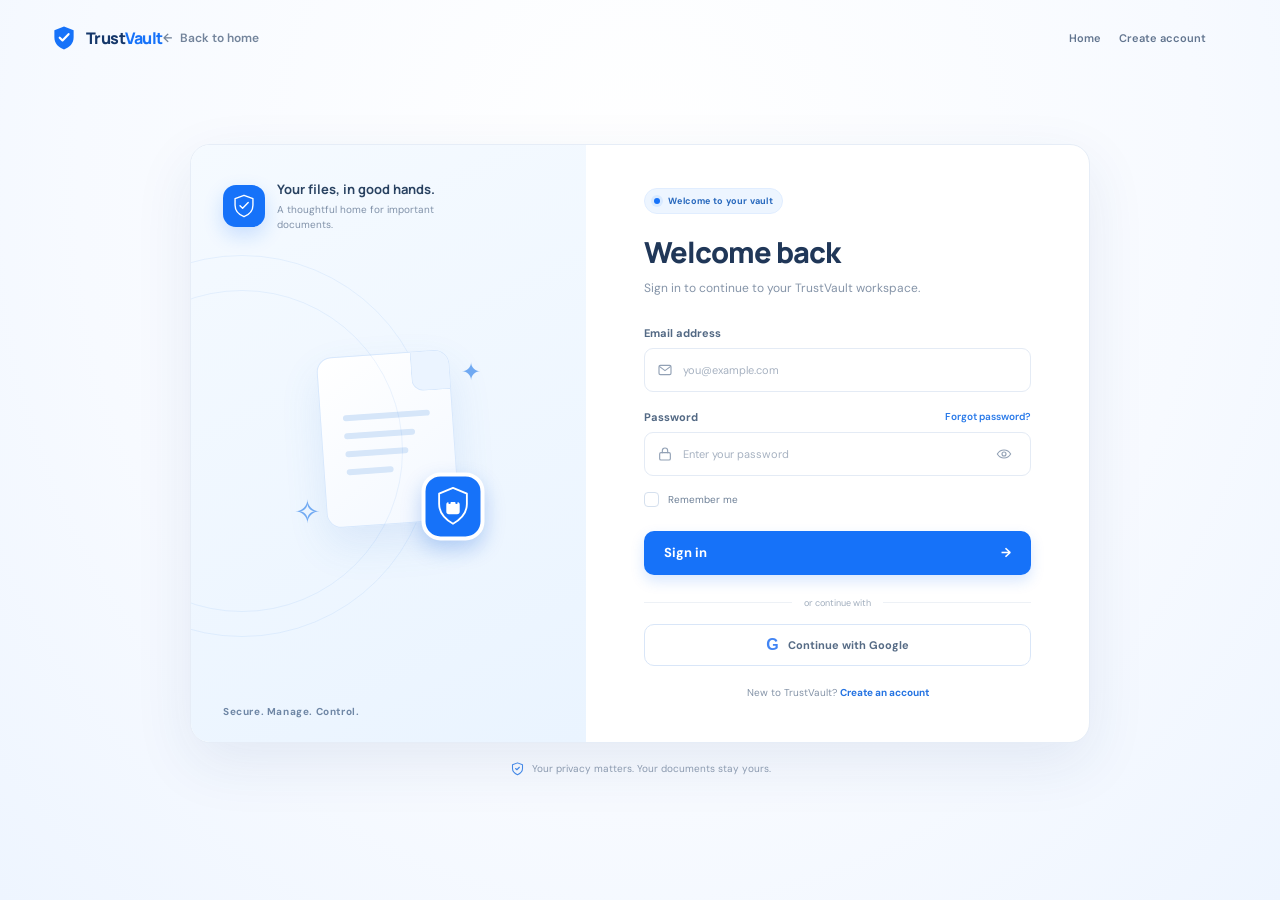
<file: app/templates/login.html>
<!doctype html>
<html lang="en">
<head>
  <meta charset="utf-8">
  <meta name="viewport" content="width=device-width, initial-scale=1">
  <meta name="theme-color" content="#f5f9ff">
  <title>Sign in — TrustVault</title>
  <link rel="stylesheet" href="../static/css/trustvault.css">
  <script src="../static/js/trustvault.js" defer></script>
</head>
<body class="login-page" data-auth-redirect>
  <header class="login-header">
    <a class="brand" href="landing.html" aria-label="TrustVault home">
      <svg class="brand-mark" viewBox="0 0 32 32" aria-hidden="true"><path d="M16 2.8 27 7v8.2c0 7.1-4.6 11.5-11 14-6.4-2.5-11-6.9-11-14V7l11-4.2Z" fill="currentColor"/><path d="m11.1 15.6 3.2 3.2 6.9-7.2" fill="none" stroke="#fff" stroke-linecap="round" stroke-linejoin="round" stroke-width="2.5"/></svg>
      <span>Trust<span class="brand-accent">Vault</span></span>
    </a>
    <a class="login-back-link" href="landing.html"><span aria-hidden="true">←</span> Back to home</a>
    <nav class="login-page-nav" aria-label="Public navigation">
      <a href="landing.html" data-public-only>Home</a>
      <a href="register.html" data-public-only>Create account</a>
    </nav>
  </header>
  <main class="login-main">
    <section class="login-card" aria-labelledby="login-title">
      <div class="login-art-panel">
        <div class="login-art-brand"><span class="login-shield"><svg viewBox="0 0 32 32" aria-hidden="true"><path d="M16 2.8 27 7v8.2c0 7.1-4.6 11.5-11 14-6.4-2.5-11-6.9-11-14V7l11-4.2Z"/><path d="m11.1 15.6 3.2 3.2 6.9-7.2"/></svg></span><span><strong>Your files, in good hands.</strong><small>A thoughtful home for important documents.</small></span></div>
        <div class="login-document-art" role="img" aria-label="Protected document illustration"><div class="login-doc-sheet"><i></i><i></i><i></i><i></i></div><span class="login-doc-shield"><svg viewBox="0 0 32 36" aria-hidden="true"><path d="M16 2 28 7v9c0 8-5 13-12 17C9 29 4 24 4 16V7L16 2Z"/><rect x="11" y="15" width="10" height="9" rx="1.5"/><path d="M13 15v-3a3 3 0 0 1 6 0v3"/></svg></span><span class="login-art-spark spark-one">✦</span><span class="login-art-spark spark-two">✧</span></div>
        <p class="login-art-caption">Secure. Manage. Control.</p>
      </div>
      <div class="login-form-panel">
        <div class="login-form-heading"><span class="eyebrow"><span class="eyebrow-dot"></span> Welcome to your vault</span><h1 id="login-title">Welcome back</h1><p>Sign in to continue to your TrustVault workspace.</p></div>
        <form class="auth-form" data-api-login novalidate>
          <label class="form-label" for="login-email">Email address</label>
          <div class="input-with-icon"><svg viewBox="0 0 24 24" aria-hidden="true"><rect x="3" y="5" width="18" height="14" rx="2"/><path d="m4 7 8 6 8-6"/></svg><input id="login-email" name="email" type="email" autocomplete="email" placeholder="you@example.com" required></div>
          <div class="password-label-row"><label class="form-label" for="login-password">Password</label><a href="reset-password.html" class="subtle-link">Forgot password?</a></div>
          <div class="input-with-icon password-input-wrap"><svg viewBox="0 0 24 24" aria-hidden="true"><rect x="4" y="10" width="16" height="11" rx="2"/><path d="M8 10V7a4 4 0 0 1 8 0v3"/></svg><input id="login-password" name="password" type="password" autocomplete="current-password" placeholder="Enter your password" required><button class="password-toggle" type="button" aria-label="Show password" aria-pressed="false" data-password-toggle><svg class="eye-open" viewBox="0 0 24 24" aria-hidden="true"><path d="M2 12s3.5-6 10-6 10 6 10 6-3.5 6-10 6-10-6-10-6Z"/><circle cx="12" cy="12" r="3"/></svg><svg class="eye-closed" viewBox="0 0 24 24" aria-hidden="true"><path d="m3 3 18 18M10.6 6.2A10 10 0 0 1 12 6c6.5 0 10 6 10 6a16 16 0 0 1-3 3.5M6.2 6.2C3.5 8 2 12 2 12s3.5 6 10 6a10 10 0 0 0 4-.8M9.9 9.9a3 3 0 0 0 4.2 4.2"/></svg></button></div>
          <label class="remember-option"><input type="checkbox" name="remember"><span class="custom-checkbox"></span><span>Remember me</span></label>
          <button class="button button-primary login-submit" type="submit">Sign in <span aria-hidden="true">→</span></button>
          <p class="preview-notice" role="status" aria-live="polite" data-login-status></p>
        </form>
        <div class="login-divider"><span>or continue with</span></div>
        <button class="button button-secondary google-preview" type="button" data-google-sign-in><span class="google-g" aria-hidden="true">G</span> Continue with Google</button>
        <p class="login-signup">New to TrustVault? <a href="register.html">Create an account</a></p>
      </div>
    </section>
    <p class="login-privacy"><svg viewBox="0 0 24 24" aria-hidden="true"><path d="M12 3 20 6v6c0 5-3.5 8-8 10-4.5-2-8-5-8-10V6l8-3Z"/><path d="m9 12 2 2 4-4"/></svg> Your privacy matters. Your documents stay yours.</p>
  </main>
</body>
</html>
</file>
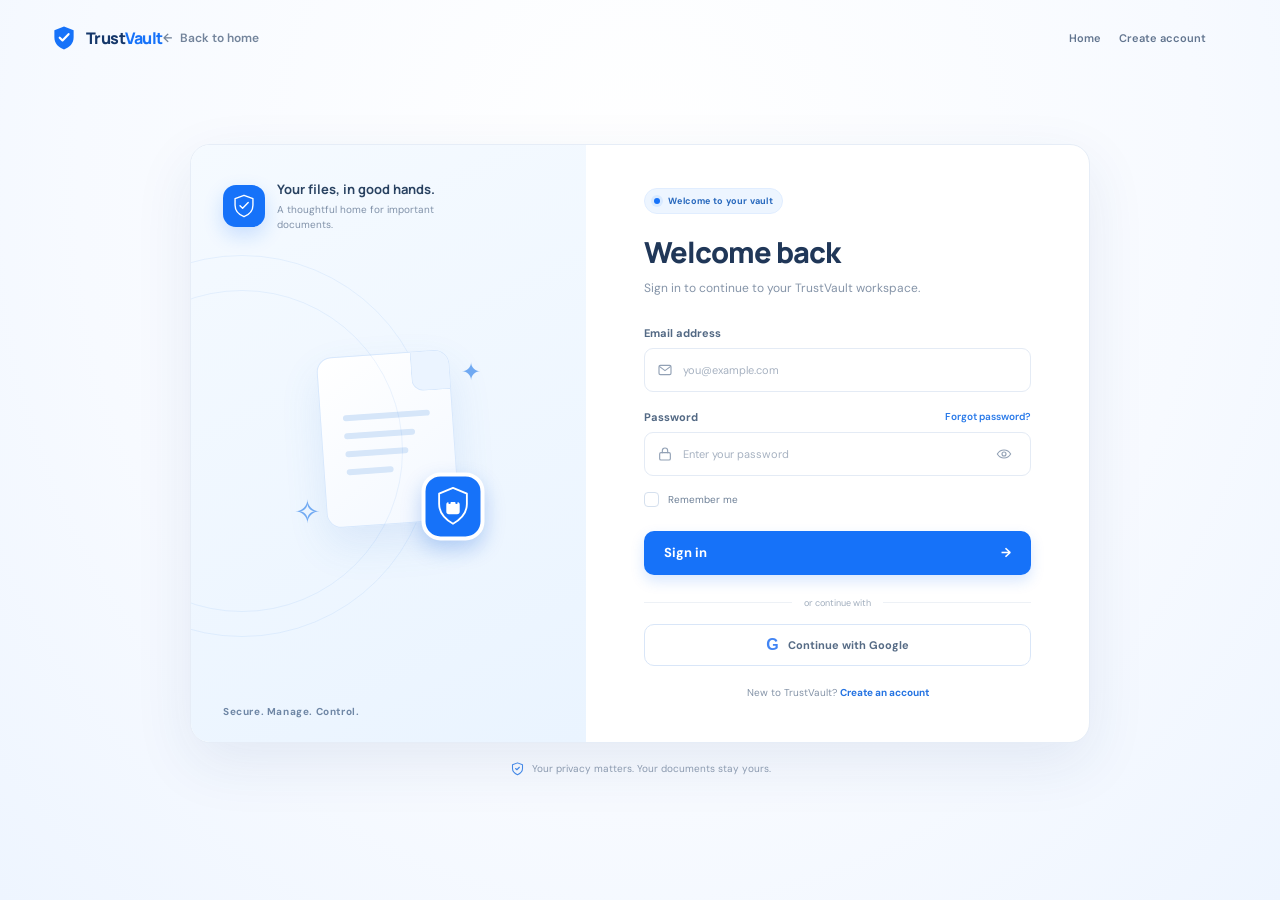
<file: app/templates/permissions.html>
<!doctype html>
<html lang="en">
<head>
  <meta charset="utf-8">
  <meta name="viewport" content="width=device-width, initial-scale=1">
  <meta name="theme-color" content="#f5f9ff">
  <title>Permissions — TrustVault</title>
  <link rel="stylesheet" href="../static/css/trustvault.css">
  <script src="../static/js/trustvault.js" defer></script>
</head>
<body class="dashboard-page">
  <div class="dashboard-layout" data-authenticated-page hidden>
    <aside class="sidebar" id="dashboard-sidebar">
      <a class="brand sidebar-brand" href="landing.html" aria-label="TrustVault home"><svg class="brand-mark" viewBox="0 0 32 32" aria-hidden="true"><path d="M16 2.8 27 7v8.2c0 7.1-4.6 11.5-11 14-6.4-2.5-11-6.9-11-14V7l11-4.2Z" fill="currentColor"/><path d="m11.1 15.6 3.2 3.2 6.9-7.2" fill="none" stroke="#fff" stroke-linecap="round" stroke-linejoin="round" stroke-width="2.5"/></svg><span>Trust<span class="brand-accent">Vault</span></span></a>
      <div class="sidebar-label">WORKSPACE</div>
      <nav class="side-nav" aria-label="Workspace navigation">
        <a class="side-nav-link" href="landing.html"><svg viewBox="0 0 24 24"><path d="m3 10 9-7 9 7v10a1 1 0 0 1-1 1h-6v-7h-4v7H4a1 1 0 0 1-1-1V10Z"/></svg><span>Home</span></a>
        <a class="side-nav-link" href="dashboard.html"><svg viewBox="0 0 24 24"><rect x="3" y="3" width="8" height="8" rx="2"/><rect x="13" y="3" width="8" height="5" rx="2"/><rect x="13" y="10" width="8" height="11" rx="2"/><rect x="3" y="13" width="8" height="8" rx="2"/></svg><span>Dashboard</span></a>
        <a class="side-nav-link" href="documents.html"><svg viewBox="0 0 24 24"><path d="M14 3H6a2 2 0 0 0-2 2v14a2 2 0 0 0 2 2h12a2 2 0 0 0 2-2V9z"/><path d="M14 3v6h6M8 13h8"/></svg><span>My Documents</span></a>
        <a class="side-nav-link" href="shared.html"><svg viewBox="0 0 24 24"><path d="M16 20v-1.5a4 4 0 0 0-4-4H8a4 4 0 0 0-4 4V20M10 11a3.5 3.5 0 1 0 0-7 3.5 3.5 0 0 0 0 7ZM16 11l2 2 4-4"/></svg><span>Shared With Me</span></a>
        <a class="side-nav-link" href="documents.html#upload-panel"><svg viewBox="0 0 24 24"><path d="M12 3 20 6v6c0 5-3.5 8-8 10-4.5-2-8-5-8-10V6l8-3Zm0 5v8m-4-4h8"/></svg><span>Upload Document</span></a>
        <a class="side-nav-link active" href="permissions.html" aria-current="page"><svg viewBox="0 0 24 24"><circle cx="9" cy="8" r="3"/><path d="M3 20v-1a6 6 0 0 1 12 0v1M16 11h5"/></svg><span>Permissions</span></a>
        <a class="side-nav-link" href="audit.html"><svg viewBox="0 0 24 24"><circle cx="12" cy="12" r="9"/><path d="M12 7v5l3 2"/></svg><span>Audit Logs</span></a>
      </nav>
      <div class="sidebar-label sidebar-label-lower">PREFERENCES</div>
      <nav class="side-nav" aria-label="Account navigation"><a class="side-nav-link" href="settings.html"><svg viewBox="0 0 24 24"><circle cx="12" cy="12" r="3"/><path d="m19 15 1 2-2 3-2-.3H8L6 20l-2-3 1-2V9L4 7l-2-3 2-.3h12l2 .3 2 3-1 2Z"/></svg><span>Settings</span></a></nav>
      <div class="sidebar-bottom"><div class="support-card"><span class="support-icon">?</span><span><strong>Need a hand?</strong><small>Visit our help center</small></span><span class="support-arrow">↗</span></div><a class="profile-button sidebar-profile" href="login.html"><span class="profile-avatar">TV</span><span class="profile-copy"><strong>Signed out</strong><small>Sign in to view account</small></span></a></div>
    </aside>
    <div class="sidebar-backdrop" data-sidebar-close></div>
    <div class="dashboard-content">
      <header class="dashboard-topbar"><button class="icon-button sidebar-toggle" type="button" aria-label="Open navigation" aria-expanded="false" aria-controls="dashboard-sidebar"><svg viewBox="0 0 24 24"><path d="M4 7h16M4 12h16M4 17h16"/></svg></button><label class="global-search"><svg viewBox="0 0 24 24"><circle cx="11" cy="11" r="7"/><path d="m16 16 4 4"/></svg><input type="search" placeholder="Search documents, users, or actions..." aria-label="Search workspace"></label><div class="topbar-actions"><button class="icon-button notification-button" type="button" aria-label="Notifications"><svg viewBox="0 0 24 24"><path d="M18 9a6 6 0 0 0-12 0c0 7-3 7-3 9h18c0-2-3-2-3-9M10 21h4"/></svg><i></i></button><span class="topbar-divider"></span><a class="profile-button topbar-profile" href="login.html"><span class="profile-avatar">JD</span><span class="profile-copy"><strong>Signed out</strong><small>Account</small></span></a></div></header>
      <main class="dashboard-main screen-main">
        <div class="dashboard-heading screen-heading"><div><div class="breadcrumb"><a href="dashboard.html">Workspace</a><span>/</span><strong>Permissions</strong></div><h1>Permissions</h1><p>Manage read access to documents you own.</p></div></div>
        <section class="panel files-panel" aria-labelledby="permissions-title">
          <div class="panel-heading files-panel-heading"><div><h2 id="permissions-title">Document access <span class="count-pill" data-permission-total>—</span></h2><p>Grant and revoke read access on documents you own.</p></div><label class="table-search"><svg viewBox="0 0 24 24"><circle cx="11" cy="11" r="7"/><path d="m16 16 4 4"/></svg><input type="search" placeholder="Search permissions..." aria-label="Search permissions" data-permission-search></label></div>
          <form class="permission-grant-form" data-permission-grant>
            <label class="select-filter"><span class="visually-hidden">Choose a document</span><select required data-permission-document><option value="">Choose a document</option></select></label>
            <label class="table-search"><span class="visually-hidden">Recipient email</span><input type="email" required maxlength="254" placeholder="Recipient email address" aria-label="Recipient email address" data-permission-email></label>
            <button class="button button-primary" type="submit" data-permission-submit disabled>Grant read access</button>
          </form>
          <p class="screen-disclaimer" role="status" aria-live="polite" data-permission-status></p>
          <div class="table-scroll"><table class="documents-table full-documents-table"><thead><tr><th>Document</th><th>Person</th><th>Permission</th><th>Shared</th><th>Actions</th></tr></thead><tbody data-permission-rows><tr><td colspan="5">Loading permissions…</td></tr></tbody></table></div>
          <div class="table-summary"><span data-permission-count role="status" aria-live="polite">Loading permissions…</span></div>
        </section>
      </main>
    </div>
  </div>
</body>
</html>
</file>
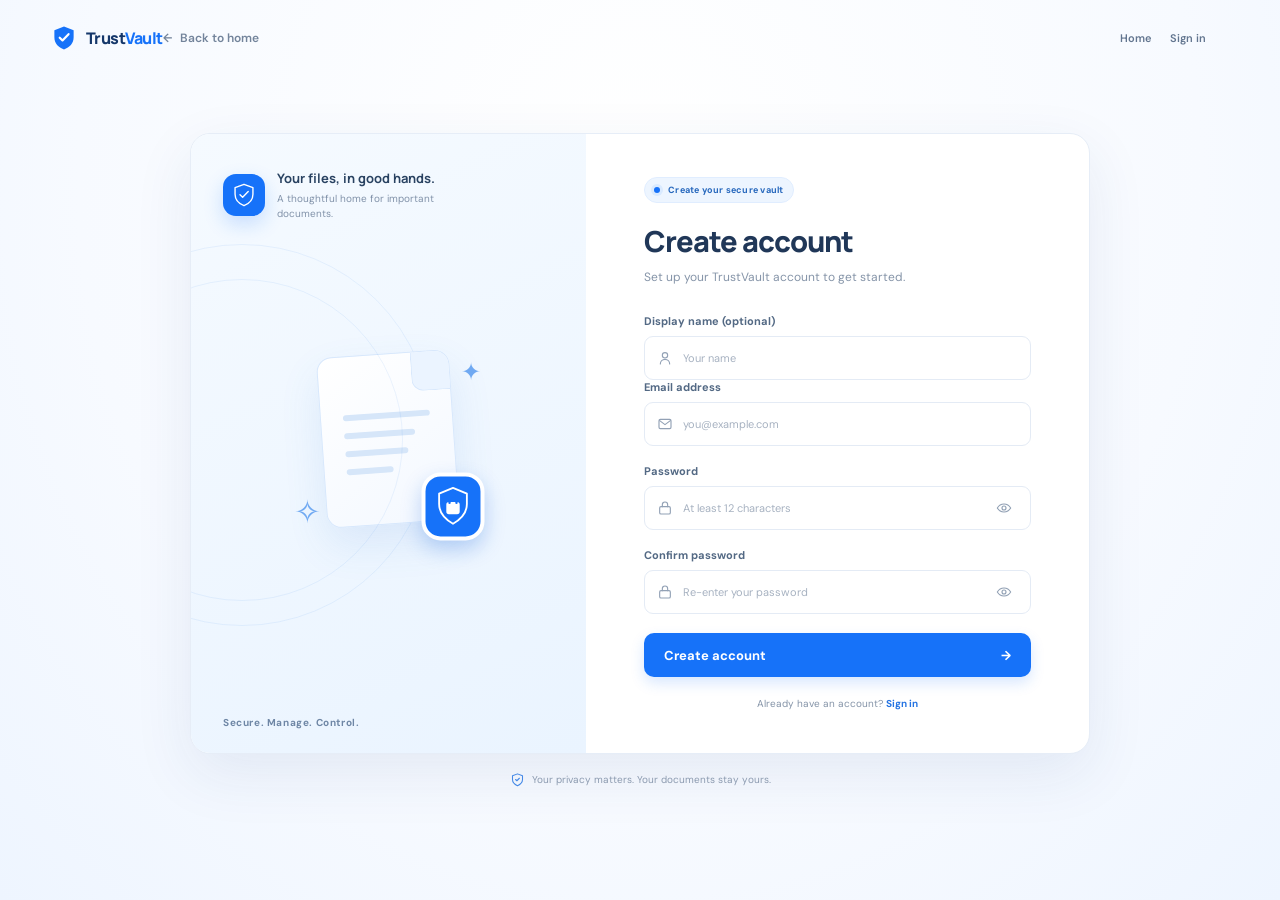
<file: app/templates/register.html>
<!doctype html>
<html lang="en">
<head>
  <meta charset="utf-8">
  <meta name="viewport" content="width=device-width, initial-scale=1">
  <meta name="theme-color" content="#f5f9ff">
  <title>Create account — TrustVault</title>
  <link rel="stylesheet" href="../static/css/trustvault.css">
  <script src="../static/js/trustvault.js" defer></script>
</head>
<body class="login-page" data-auth-redirect>
  <header class="login-header">
    <a class="brand" href="landing.html" aria-label="TrustVault home">
      <svg class="brand-mark" viewBox="0 0 32 32" aria-hidden="true"><path d="M16 2.8 27 7v8.2c0 7.1-4.6 11.5-11 14-6.4-2.5-11-6.9-11-14V7l11-4.2Z" fill="currentColor"/><path d="m11.1 15.6 3.2 3.2 6.9-7.2" fill="none" stroke="#fff" stroke-linecap="round" stroke-linejoin="round" stroke-width="2.5"/></svg>
      <span>Trust<span class="brand-accent">Vault</span></span>
    </a>
    <a class="login-back-link" href="landing.html"><span aria-hidden="true">←</span> Back to home</a>
    <nav class="login-page-nav" aria-label="Public navigation">
      <a href="landing.html" data-public-only>Home</a>
      <a href="login.html" data-public-only>Sign in</a>
    </nav>
  </header>
  <main class="login-main">
    <section class="login-card" aria-labelledby="register-title">
      <div class="login-art-panel">
        <div class="login-art-brand"><span class="login-shield"><svg viewBox="0 0 32 32" aria-hidden="true"><path d="M16 2.8 27 7v8.2c0 7.1-4.6 11.5-11 14-6.4-2.5-11-6.9-11-14V7l11-4.2Z"/><path d="m11.1 15.6 3.2 3.2 6.9-7.2"/></svg></span><span><strong>Your files, in good hands.</strong><small>A thoughtful home for important documents.</small></span></div>
        <div class="login-document-art" role="img" aria-label="Protected document illustration"><div class="login-doc-sheet"><i></i><i></i><i></i><i></i></div><span class="login-doc-shield"><svg viewBox="0 0 32 36" aria-hidden="true"><path d="M16 2 28 7v9c0 8-5 13-12 17C9 29 4 24 4 16V7L16 2Z"/><rect x="11" y="15" width="10" height="9" rx="1.5"/><path d="M13 15v-3a3 3 0 0 1 6 0v3"/></svg></span><span class="login-art-spark spark-one">✦</span><span class="login-art-spark spark-two">✧</span></div>
        <p class="login-art-caption">Secure. Manage. Control.</p>
      </div>
      <div class="login-form-panel">
        <div class="login-form-heading"><span class="eyebrow"><span class="eyebrow-dot"></span> Create your secure vault</span><h1 id="register-title">Create account</h1><p>Set up your TrustVault account to get started.</p></div>
        <form class="auth-form" data-api-register>
          <label class="form-label" for="register-name">Display name <span>(optional)</span></label>
          <div class="input-with-icon"><svg viewBox="0 0 24 24" aria-hidden="true"><circle cx="12" cy="8" r="4"/><path d="M5 21a7 7 0 0 1 14 0"/></svg><input id="register-name" name="display_name" type="text" autocomplete="name" placeholder="Your name" maxlength="100"></div>
          <label class="form-label" for="register-email">Email address</label>
          <div class="input-with-icon"><svg viewBox="0 0 24 24" aria-hidden="true"><rect x="3" y="5" width="18" height="14" rx="2"/><path d="m4 7 8 6 8-6"/></svg><input id="register-email" name="email" type="email" autocomplete="email" placeholder="you@example.com" maxlength="254" required></div>
          <div class="password-label-row"><label class="form-label" for="register-password">Password</label></div>
          <div class="input-with-icon password-input-wrap"><svg viewBox="0 0 24 24" aria-hidden="true"><rect x="4" y="10" width="16" height="11" rx="2"/><path d="M8 10V7a4 4 0 0 1 8 0v3"/></svg><input id="register-password" name="password" type="password" autocomplete="new-password" placeholder="At least 12 characters" minlength="12" maxlength="128" required><button class="password-toggle" type="button" aria-label="Show password" aria-pressed="false" data-password-toggle><svg class="eye-open" viewBox="0 0 24 24" aria-hidden="true"><path d="M2 12s3.5-6 10-6 10 6 10 6-3.5 6-10 6-10-6-10-6Z"/><circle cx="12" cy="12" r="3"/></svg><svg class="eye-closed" viewBox="0 0 24 24" aria-hidden="true"><path d="m3 3 18 18M10.6 6.2A10 10 0 0 1 12 6c6.5 0 10 6 10 6a16 16 0 0 1-3 3.5M6.2 6.2C3.5 8 2 12 2 12s3.5 6 10 6a10 10 0 0 0 4-.8M9.9 9.9a3 3 0 0 0 4.2 4.2"/></svg></button></div>
          <div class="password-label-row"><label class="form-label" for="register-confirm-password">Confirm password</label></div>
          <div class="input-with-icon password-input-wrap"><svg viewBox="0 0 24 24" aria-hidden="true"><rect x="4" y="10" width="16" height="11" rx="2"/><path d="M8 10V7a4 4 0 0 1 8 0v3"/></svg><input id="register-confirm-password" name="confirm_password" type="password" autocomplete="new-password" placeholder="Re-enter your password" minlength="12" maxlength="128" required><button class="password-toggle" type="button" aria-label="Show password" aria-pressed="false" data-password-toggle><svg class="eye-open" viewBox="0 0 24 24" aria-hidden="true"><path d="M2 12s3.5-6 10-6 10 6 10 6-3.5 6-10 6-10-6-10-6Z"/><circle cx="12" cy="12" r="3"/></svg><svg class="eye-closed" viewBox="0 0 24 24" aria-hidden="true"><path d="m3 3 18 18M10.6 6.2A10 10 0 0 1 12 6c6.5 0 10 6 10 6a16 16 0 0 1-3 3.5M6.2 6.2C3.5 8 2 12 2 12s3.5 6 10 6a10 10 0 0 0 4-.8M9.9 9.9a3 3 0 0 0 4.2 4.2"/></svg></button></div>
          <button class="button button-primary login-submit" type="submit">Create account <span aria-hidden="true">→</span></button>
          <p class="preview-notice" role="status" aria-live="polite" data-register-status></p>
        </form>
        <p class="login-signup">Already have an account? <a href="login.html">Sign in</a></p>
      </div>
    </section>
    <p class="login-privacy"><svg viewBox="0 0 24 24" aria-hidden="true"><path d="M12 3 20 6v6c0 5-3.5 8-8 10-4.5-2-8-5-8-10V6l8-3Z"/><path d="m9 12 2 2 4-4"/></svg> Your privacy matters. Your documents stay yours.</p>
  </main>
</body>
</html>
</file>
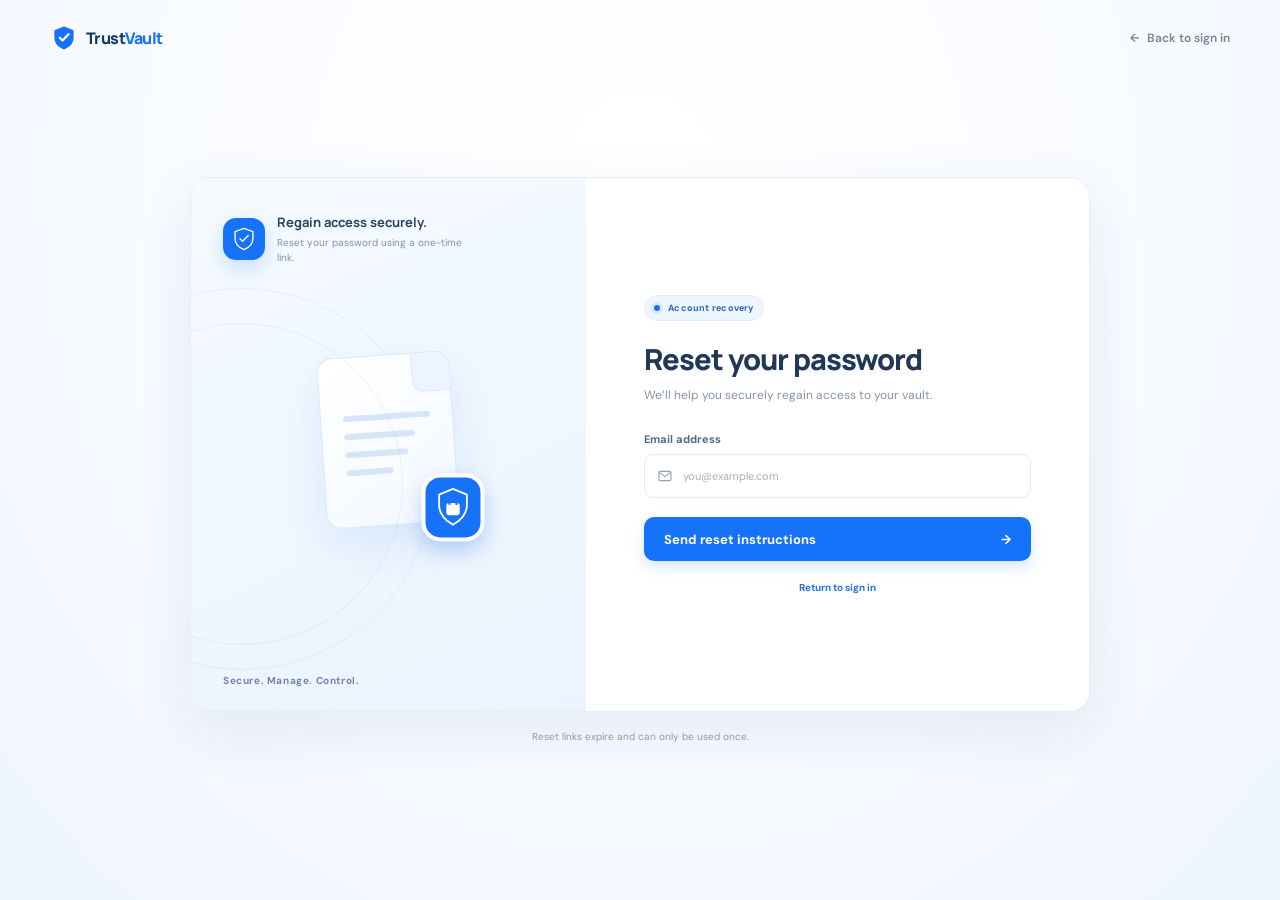
<file: app/templates/reset-password.html>
<!doctype html>
<html lang="en">
<head>
  <meta charset="utf-8">
  <meta name="viewport" content="width=device-width, initial-scale=1">
  <meta name="theme-color" content="#f5f9ff">
  <title>Reset password — TrustVault</title>
  <link rel="stylesheet" href="../static/css/trustvault.css">
  <script src="../static/js/trustvault.js" defer></script>
</head>
<body class="login-page">
  <header class="login-header">
    <a class="brand" href="landing.html" aria-label="TrustVault home">
      <svg class="brand-mark" viewBox="0 0 32 32" aria-hidden="true"><path d="M16 2.8 27 7v8.2c0 7.1-4.6 11.5-11 14-6.4-2.5-11-6.9-11-14V7l11-4.2Z" fill="currentColor"/><path d="m11.1 15.6 3.2 3.2 6.9-7.2" fill="none" stroke="#fff" stroke-linecap="round" stroke-linejoin="round" stroke-width="2.5"/></svg>
      <span>Trust<span class="brand-accent">Vault</span></span>
    </a>
    <a class="login-back-link" href="login.html"><span aria-hidden="true">←</span> Back to sign in</a>
  </header>
  <main class="login-main">
    <section class="login-card" aria-labelledby="reset-title">
      <div class="login-art-panel">
        <div class="login-art-brand"><span class="login-shield"><svg viewBox="0 0 32 32" aria-hidden="true"><path d="M16 2.8 27 7v8.2c0 7.1-4.6 11.5-11 14-6.4-2.5-11-6.9-11-14V7l11-4.2Z"/><path d="m11.1 15.6 3.2 3.2 6.9-7.2"/></svg></span><span><strong>Regain access securely.</strong><small>Reset your password using a one-time link.</small></span></div>
        <div class="login-document-art" role="img" aria-label="Protected document illustration"><div class="login-doc-sheet"><i></i><i></i><i></i><i></i></div><span class="login-doc-shield"><svg viewBox="0 0 32 36" aria-hidden="true"><path d="M16 2 28 7v9c0 8-5 13-12 17C9 29 4 24 4 16V7L16 2Z"/><rect x="11" y="15" width="10" height="9" rx="1.5"/><path d="M13 15v-3a3 3 0 0 1 6 0v3"/></svg></span></div>
        <p class="login-art-caption">Secure. Manage. Control.</p>
      </div>
      <div class="login-form-panel">
        <div class="login-form-heading"><span class="eyebrow"><span class="eyebrow-dot"></span> Account recovery</span><h1 id="reset-title">Reset your password</h1><p>We’ll help you securely regain access to your vault.</p></div>
        <form class="auth-form" data-password-reset-request>
          <label class="form-label" for="reset-email">Email address</label>
          <div class="input-with-icon"><svg viewBox="0 0 24 24" aria-hidden="true"><rect x="3" y="5" width="18" height="14" rx="2"/><path d="m4 7 8 6 8-6"/></svg><input id="reset-email" name="email" type="email" autocomplete="email" placeholder="you@example.com" required></div>
          <button class="button button-primary login-submit" type="submit">Send reset instructions <span aria-hidden="true">→</span></button>
          <p class="preview-notice" role="status" aria-live="polite" data-password-reset-request-status></p>
        </form>
        <form class="auth-form" data-password-reset-confirm hidden>
          <label class="form-label" for="reset-new-password">New password</label>
          <div class="input-with-icon password-input-wrap"><input id="reset-new-password" name="new_password" type="password" autocomplete="new-password" minlength="12" maxlength="128" placeholder="At least 12 characters" required><button class="password-toggle" type="button" aria-label="Show password" aria-pressed="false" data-password-toggle>Show</button></div>
          <label class="form-label" for="reset-confirm-password">Confirm new password</label>
          <div class="input-with-icon password-input-wrap"><input id="reset-confirm-password" name="confirm_password" type="password" autocomplete="new-password" minlength="12" maxlength="128" placeholder="Re-enter your password" required><button class="password-toggle" type="button" aria-label="Show password" aria-pressed="false" data-password-toggle>Show</button></div>
          <button class="button button-primary login-submit" type="submit">Update password <span aria-hidden="true">→</span></button>
          <p class="preview-notice" role="status" aria-live="polite" data-password-reset-confirm-status></p>
        </form>
        <p class="login-signup"><a href="login.html">Return to sign in</a></p>
      </div>
    </section>
    <p class="login-privacy">Reset links expire and can only be used once.</p>
  </main>
</body>
</html>
</file>
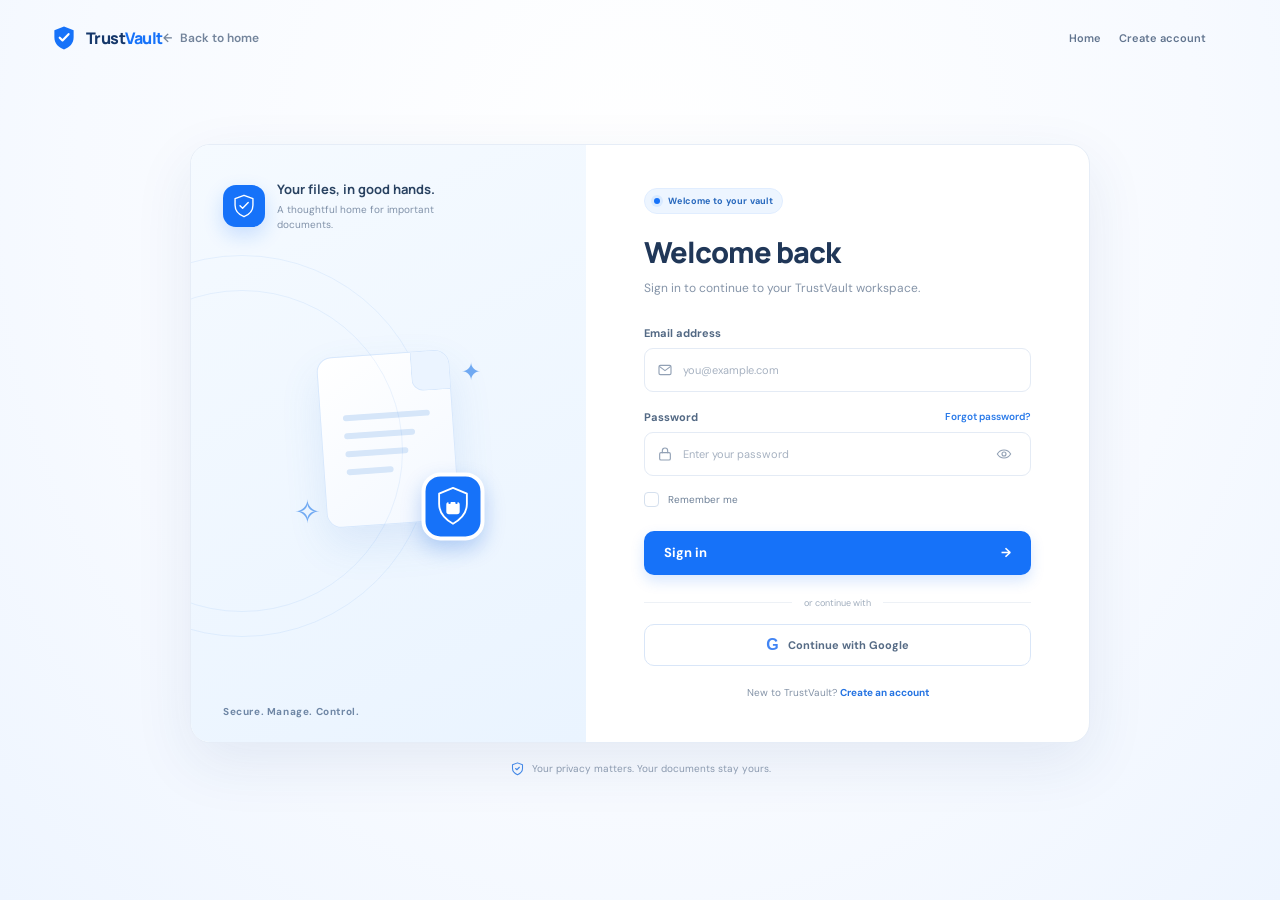
<file: app/templates/settings.html>
<!doctype html>
<html lang="en">
<head>
  <meta charset="utf-8">
  <meta name="viewport" content="width=device-width, initial-scale=1">
  <meta name="theme-color" content="#f5f9ff">
  <title>Settings — TrustVault</title>
  <link rel="stylesheet" href="../static/css/trustvault.css">
  <script src="../static/js/trustvault.js" defer></script>
</head>
<body class="dashboard-page">
  <div class="dashboard-layout" data-authenticated-page hidden>
    <aside class="sidebar" id="dashboard-sidebar">
      <a class="brand sidebar-brand" href="landing.html" aria-label="TrustVault home"><svg class="brand-mark" viewBox="0 0 32 32" aria-hidden="true"><path d="M16 2.8 27 7v8.2c0 7.1-4.6 11.5-11 14-6.4-2.5-11-6.9-11-14V7l11-4.2Z" fill="currentColor"/><path d="m11.1 15.6 3.2 3.2 6.9-7.2" fill="none" stroke="#fff" stroke-linecap="round" stroke-linejoin="round" stroke-width="2.5"/></svg><span>Trust<span class="brand-accent">Vault</span></span></a>
      <div class="sidebar-label">WORKSPACE</div>
      <nav class="side-nav" aria-label="Workspace navigation">
        <a class="side-nav-link" href="landing.html"><svg viewBox="0 0 24 24"><path d="m3 10 9-7 9 7v10a1 1 0 0 1-1 1h-6v-7h-4v7H4a1 1 0 0 1-1-1V10Z"/></svg><span>Home</span></a>
        <a class="side-nav-link" href="dashboard.html"><svg viewBox="0 0 24 24"><rect x="3" y="3" width="8" height="8" rx="2"/><rect x="13" y="3" width="8" height="5" rx="2"/><rect x="13" y="10" width="8" height="11" rx="2"/><rect x="3" y="13" width="8" height="8" rx="2"/></svg><span>Dashboard</span></a>
        <a class="side-nav-link" href="documents.html"><svg viewBox="0 0 24 24"><path d="M14 3H6a2 2 0 0 0-2 2v14a2 2 0 0 0 2 2h12a2 2 0 0 0 2-2V9z"/><path d="M14 3v6h6M8 13h8"/></svg><span>My Documents</span></a>
        <a class="side-nav-link" href="shared.html"><svg viewBox="0 0 24 24"><path d="M16 20v-1.5a4 4 0 0 0-4-4H8a4 4 0 0 0-4 4V20M10 11a3.5 3.5 0 1 0 0-7 3.5 3.5 0 0 0 0 7ZM16 11l2 2 4-4"/></svg><span>Shared With Me</span></a>
        <a class="side-nav-link" href="documents.html#upload-panel"><svg viewBox="0 0 24 24"><path d="M12 3 20 6v6c0 5-3.5 8-8 10-4.5-2-8-5-8-10V6l8-3Zm0 5v8m-4-4h8"/></svg><span>Upload Document</span></a>
        <a class="side-nav-link" href="permissions.html"><svg viewBox="0 0 24 24"><circle cx="9" cy="8" r="3"/><path d="M3 20v-1a6 6 0 0 1 12 0v1M16 11h5"/></svg><span>Permissions</span></a>
        <a class="side-nav-link" href="audit.html"><svg viewBox="0 0 24 24"><circle cx="12" cy="12" r="9"/><path d="M12 7v5l3 2"/></svg><span>Audit Logs</span></a>
      </nav>
      <div class="sidebar-label sidebar-label-lower">PREFERENCES</div>
      <nav class="side-nav" aria-label="Account navigation"><a class="side-nav-link active" href="settings.html" aria-current="page"><svg viewBox="0 0 24 24"><circle cx="12" cy="12" r="3"/><path d="m19 15 1 2-2 3-2-.3H8L6 20l-2-3 1-2V9L4 7l-2-3 2-.3h12l2 .3 2 3-1 2Z"/></svg><span>Settings</span></a></nav>
      <div class="sidebar-bottom"><div class="support-card"><span class="support-icon">?</span><span><strong>Need a hand?</strong><small>Visit our help center</small></span><span class="support-arrow">↗</span></div><a class="profile-button sidebar-profile" href="login.html"><span class="profile-avatar">TV</span><span class="profile-copy"><strong>Signed out</strong><small>Sign in to view account</small></span></a></div>
    </aside>
    <div class="sidebar-backdrop" data-sidebar-close></div>
    <div class="dashboard-content">
      <header class="dashboard-topbar"><button class="icon-button sidebar-toggle" type="button" aria-label="Open navigation" aria-expanded="false" aria-controls="dashboard-sidebar"><svg viewBox="0 0 24 24"><path d="M4 7h16M4 12h16M4 17h16"/></svg></button><label class="global-search"><svg viewBox="0 0 24 24"><circle cx="11" cy="11" r="7"/><path d="m16 16 4 4"/></svg><input type="search" placeholder="Search documents, users, or actions..." aria-label="Search workspace"></label><div class="topbar-actions"><button class="icon-button notification-button" type="button" aria-label="Notifications"><svg viewBox="0 0 24 24"><path d="M18 9a6 6 0 0 0-12 0c0 7-3 7-3 9h18c0-2-3-2-3-9M10 21h4"/></svg><i></i></button><span class="topbar-divider"></span><a class="profile-button topbar-profile" href="login.html"><span class="profile-avatar">JD</span><span class="profile-copy"><strong>Signed out</strong><small>Account</small></span></a></div></header>
      <main class="dashboard-main screen-main">
        <div class="dashboard-heading screen-heading"><div><div class="breadcrumb"><a href="dashboard.html">Workspace</a><span>/</span><strong>Settings</strong></div><h1>Settings</h1><p>Manage your profile and account-specific preferences.</p></div></div>
        <section class="panel settings-panel" aria-labelledby="profile-settings-title">
          <div class="panel-heading"><div><h2 id="profile-settings-title">Profile</h2><p>Details for the currently signed-in account.</p></div></div>
          <div class="settings-profile"><span class="profile-avatar settings-avatar" data-user-initials>TV</span><span><strong data-profile-name>User</strong><small data-profile-email>Email unavailable</small></span></div>
          <div class="settings-fields">
            <label class="settings-field"><span>Display name</span><input type="text" value="" maxlength="100" autocomplete="name" data-profile-name-input disabled></label>
            <label class="settings-field"><span>Email address (read-only)</span><input type="email" value="" placeholder="Email unavailable" readonly data-profile-email-input></label>
            <label class="settings-field"><span>Account ID (read-only)</span><input type="text" value="Loading…" readonly data-profile-id></label>
          </div>
          <button class="button button-primary settings-save-profile" type="button" data-profile-save disabled>Save display name</button>
          <p class="screen-disclaimer" role="status" aria-live="polite" data-settings-status>Loading your account settings…</p>
        </section>
        <section class="panel settings-panel" aria-labelledby="preferences-title">
          <div class="panel-heading"><div><h2 id="preferences-title">Preferences</h2><p>These preferences are private to your account and save automatically.</p></div></div>
          <label class="settings-preference">
            <span><strong>Notification alerts</strong><small>Turn off the bell alert without deleting saved notifications.</small></span>
            <input type="checkbox" data-notifications-toggle aria-label="Enable notification alerts" disabled>
          </label>
          <div class="settings-notification-counts" aria-live="polite">
            <span>Total notifications <strong data-notification-total>—</strong></span>
            <span>Unread <strong data-notification-unread>—</strong></span>
          </div>
          <label class="settings-preference">
            <span><strong>Dark theme</strong><small>Apply your selected theme throughout TrustVault.</small></span>
            <input type="checkbox" data-theme-toggle aria-label="Enable dark theme" disabled>
          </label>
          <p class="screen-disclaimer">Theme and notification preferences are stored with your signed-in account.</p>
        </section>
      </main>
    </div>
  </div>
</body>
</html>
</file>
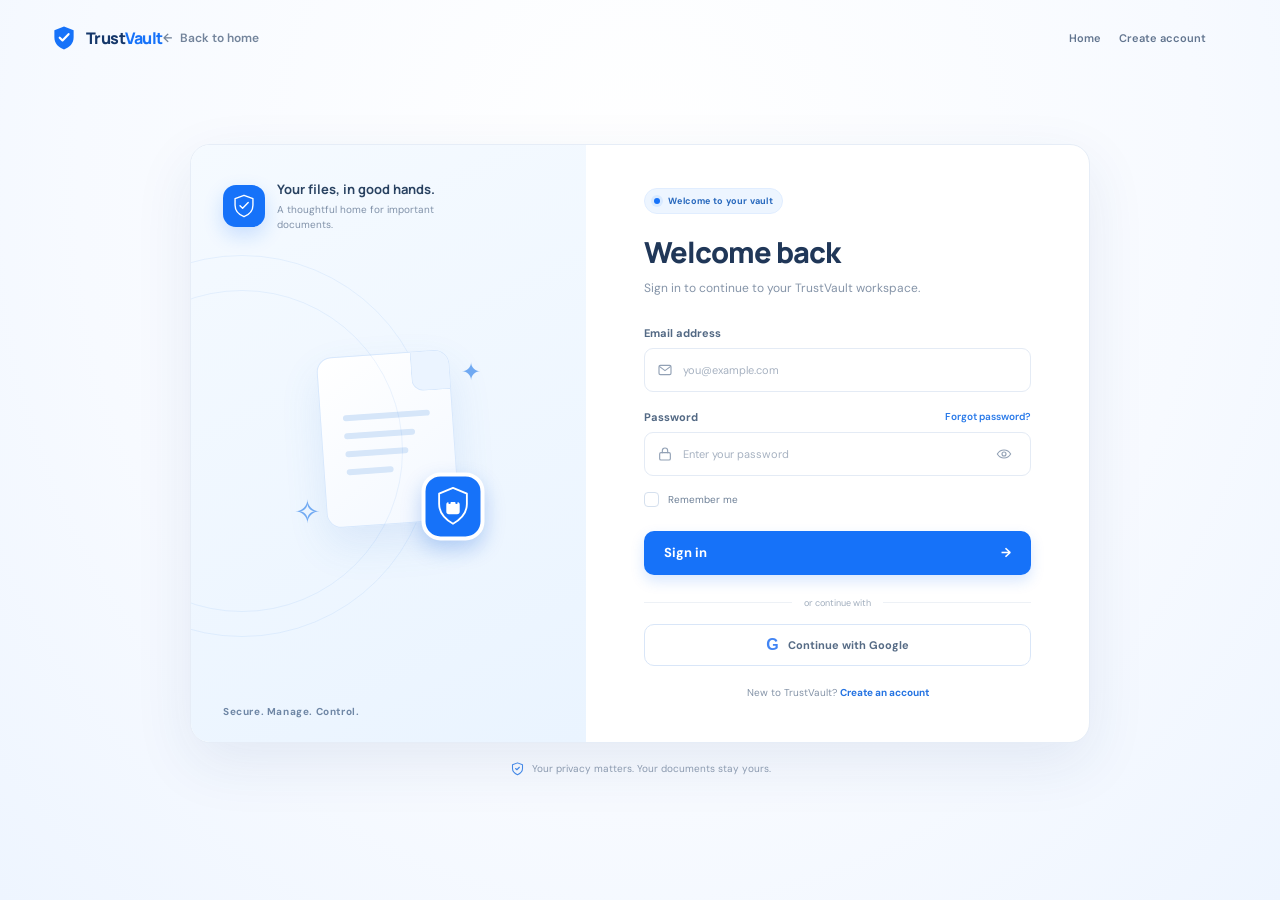
<file: app/templates/shared.html>
<!doctype html>
<html lang="en">
<head>
  <meta charset="utf-8">
  <meta name="viewport" content="width=device-width, initial-scale=1">
  <meta name="theme-color" content="#f5f9ff">
  <title>Shared With Me — TrustVault</title>
  <link rel="stylesheet" href="../static/css/trustvault.css">
  <script src="../static/js/trustvault.js" defer></script>
</head>
<body class="dashboard-page">
  <div class="dashboard-layout" data-authenticated-page hidden>
    <aside class="sidebar" id="dashboard-sidebar">
      <a class="brand sidebar-brand" href="landing.html" aria-label="TrustVault home"><svg class="brand-mark" viewBox="0 0 32 32" aria-hidden="true"><path d="M16 2.8 27 7v8.2c0 7.1-4.6 11.5-11 14-6.4-2.5-11-6.9-11-14V7l11-4.2Z" fill="currentColor"/><path d="m11.1 15.6 3.2 3.2 6.9-7.2" fill="none" stroke="#fff" stroke-linecap="round" stroke-linejoin="round" stroke-width="2.5"/></svg><span>Trust<span class="brand-accent">Vault</span></span></a>
      <div class="sidebar-label">WORKSPACE</div>
      <nav class="side-nav" aria-label="Workspace navigation">
        <a class="side-nav-link" href="landing.html"><svg viewBox="0 0 24 24"><path d="m3 10 9-7 9 7v10a1 1 0 0 1-1 1h-6v-7h-4v7H4a1 1 0 0 1-1-1V10Z"/></svg><span>Home</span></a>
        <a class="side-nav-link" href="dashboard.html"><svg viewBox="0 0 24 24"><rect x="3" y="3" width="8" height="8" rx="2"/><rect x="13" y="3" width="8" height="5" rx="2"/><rect x="13" y="10" width="8" height="11" rx="2"/><rect x="3" y="13" width="8" height="8" rx="2"/></svg><span>Dashboard</span></a>
        <a class="side-nav-link" href="documents.html"><svg viewBox="0 0 24 24"><path d="M14 3H6a2 2 0 0 0-2 2v14a2 2 0 0 0 2 2h12a2 2 0 0 0 2-2V9z"/><path d="M14 3v6h6M8 13h8"/></svg><span>My Documents</span></a>
        <a class="side-nav-link active" href="shared.html" aria-current="page"><svg viewBox="0 0 24 24"><path d="M16 20v-1.5a4 4 0 0 0-4-4H8a4 4 0 0 0-4 4V20M10 11a3.5 3.5 0 1 0 0-7 3.5 3.5 0 0 0 0 7ZM16 11l2 2 4-4"/></svg><span>Shared With Me</span></a>
        <a class="side-nav-link" href="documents.html#upload-panel"><svg viewBox="0 0 24 24"><path d="M12 3 20 6v6c0 5-3.5 8-8 10-4.5-2-8-5-8-10V6l8-3ZM12 8v8m-4-4h8"/></svg><span>Upload Document</span></a>
        <a class="side-nav-link" href="permissions.html"><svg viewBox="0 0 24 24"><circle cx="9" cy="8" r="3"/><path d="M3 20v-1a6 6 0 0 1 12 0v1M16 11h5"/></svg><span>Permissions</span></a>
        <a class="side-nav-link" href="audit.html"><svg viewBox="0 0 24 24"><circle cx="12" cy="12" r="9"/><path d="M12 7v5l3 2"/></svg><span>Audit Logs</span></a>
      </nav>
      <div class="sidebar-label sidebar-label-lower">PREFERENCES</div>
      <nav class="side-nav" aria-label="Account navigation"><a class="side-nav-link" href="settings.html"><svg viewBox="0 0 24 24"><circle cx="12" cy="12" r="3"/><path d="m19 15 1 2-2 3-2-.3H8L6 20l-2-3 1-2V9L4 7l-2-3 2-.3h12l2 .3 2 3-1 2Z"/></svg><span>Settings</span></a></nav>
      <div class="sidebar-bottom"><div class="support-card"><span class="support-icon">?</span><span><strong>Need a hand?</strong><small>Visit our help center</small></span><span class="support-arrow">↗</span></div><a class="profile-button sidebar-profile" href="login.html"><span class="profile-avatar">TV</span><span class="profile-copy"><strong>Signed out</strong><small>Sign in to view account</small></span></a></div>
    </aside>
    <div class="sidebar-backdrop" data-sidebar-close></div>
    <div class="dashboard-content">
      <header class="dashboard-topbar"><button class="icon-button sidebar-toggle" type="button" aria-label="Open navigation" aria-expanded="false" aria-controls="dashboard-sidebar"><svg viewBox="0 0 24 24"><path d="M4 7h16M4 12h16M4 17h16"/></svg></button><label class="global-search"><svg viewBox="0 0 24 24"><circle cx="11" cy="11" r="7"/><path d="m16 16 4 4"/></svg><input type="search" placeholder="Search documents, users, or actions..." aria-label="Search workspace"></label><div class="topbar-actions"><button class="icon-button notification-button" type="button" aria-label="Notifications"><svg viewBox="0 0 24 24"><path d="M18 9a6 6 0 0 0-12 0c0 7-3 7-3 9h18c0-2-3-2-3-9M10 21h4"/></svg><i></i></button><span class="topbar-divider"></span><a class="profile-button topbar-profile" href="login.html"><span class="profile-avatar">JD</span><span class="profile-copy"><strong>Signed out</strong><small>Account</small></span></a></div></header>
      <main class="dashboard-main screen-main">
        <div class="dashboard-heading screen-heading"><div><div class="breadcrumb"><a href="dashboard.html">Workspace</a><span>/</span><strong>Shared With Me</strong></div><h1>Shared With Me</h1><p>Documents others have shared with you.</p></div></div>
        <section class="panel files-panel" aria-labelledby="shared-title">
          <div class="panel-heading files-panel-heading"><div><h2 id="shared-title">Shared documents <span class="count-pill" data-shared-total>—</span></h2><p>Documents shared with your account.</p></div><label class="table-search"><svg viewBox="0 0 24 24"><circle cx="11" cy="11" r="7"/><path d="m16 16 4 4"/></svg><input type="search" placeholder="Search shared documents..." aria-label="Search shared documents" data-shared-search></label></div>
          <div class="table-scroll"><table class="documents-table full-documents-table"><thead><tr><th>Name</th><th>Owner</th><th>Access</th><th>Added</th><th><span class="visually-hidden">Actions</span></th></tr></thead><tbody data-shared-rows><tr><td colspan="5">Loading shared documents…</td></tr></tbody></table></div>
          <div class="table-summary"><span data-shared-count role="status" aria-live="polite">Loading shared documents…</span></div>
        </section>
        <p class="screen-disclaimer" role="status" aria-live="polite" data-shared-status></p>
      </main>
    </div>
  </div>
</body>
</html>
</file>
<file: app/static/css/trustvault.css>
@import url("https://fonts.googleapis.com/css2?family=DM+Sans:wght@400;500;600;700&family=Manrope:wght@400;500;600;700;800&display=swap");

:root {
  color-scheme: light;
  font-family: "DM Sans", "Segoe UI", sans-serif;
  color: #172b4d;
  background: #f5f9ff;
  font-synthesis: none;
  text-rendering: optimizeLegibility;
  --blue: #1672f9;
  --blue-dark: #0758dc;
  --blue-soft: #eaf3ff;
  --ink: #172b4d;
  --muted: #7d8da8;
  --line: #e8eef7;
  --surface: #fff;
  --canvas: #f5f9ff;
  --shadow: 0 10px 32px rgba(27, 71, 129, .055);
  --radius: 16px;
}

* { box-sizing: border-box; }
html { min-width: 320px; scroll-behavior: smooth; }
body { margin: 0; min-width: 320px; color: var(--ink); background: var(--canvas); }
button, input { font: inherit; }
button, a { -webkit-tap-highlight-color: transparent; }
a { color: inherit; text-decoration: none; }
a[href]:not([aria-disabled="true"]) { cursor: pointer; }
button { color: inherit; }
svg { display: block; width: 1.2rem; height: 1.2rem; fill: none; stroke: currentColor; stroke-width: 1.7; stroke-linecap: round; stroke-linejoin: round; }
.visually-hidden { position: absolute; width: 1px; height: 1px; padding: 0; margin: -1px; overflow: hidden; clip: rect(0, 0, 0, 0); white-space: nowrap; border: 0; }

.brand { display: inline-flex; align-items: center; gap: 8px; color: #15376a; font-family: "Manrope", sans-serif; font-size: 16px; font-weight: 800; letter-spacing: -.55px; }
.brand-mark { width: 28px; height: 28px; color: var(--blue); stroke: none; }
.brand-accent { color: var(--blue); }
.button { display: inline-flex; min-height: 44px; align-items: center; justify-content: center; gap: 9px; padding: 0 19px; border: 1px solid transparent; border-radius: 10px; font-size: 13px; font-weight: 700; transition: background-color .18s ease, border-color .18s ease, box-shadow .18s ease, transform .18s ease; }
.button:hover { transform: translateY(-1px); }
.button-primary { color: #fff; background: var(--blue); box-shadow: 0 6px 14px rgba(22, 114, 249, .17); }
.button-primary:hover { background: var(--blue-dark); box-shadow: 0 8px 18px rgba(22, 114, 249, .23); }
.button-secondary { color: #2863b4; background: #fff; border-color: #d9e6f8; }
.button-secondary:hover { border-color: #9dc2fb; background: #fafdff; }
.button-small { min-height: 36px; padding: 0 16px; border-radius: 9px; font-size: 12px; }
.button svg { width: 16px; height: 16px; }
.icon-button { display: inline-grid; width: 38px; height: 38px; flex: 0 0 auto; place-items: center; padding: 0; color: #617590; background: transparent; border: 0; border-radius: 10px; cursor: pointer; }
.icon-button:hover { color: var(--blue); background: #f0f6ff; }
.icon-button svg { width: 20px; height: 20px; }

/* Landing page */
.landing-page { background: #fff; }
.landing-header { display: flex; width: min(1180px, calc(100% - 64px)); height: 78px; align-items: center; justify-content: space-between; margin: 0 auto; }
.landing-nav { display: flex; align-items: center; gap: 34px; color: #536783; font-size: 13px; font-weight: 600; }
.landing-nav > a:not(.button):hover { color: var(--blue); }
.landing-nav .landing-login { margin-left: 36px; color: #254063; }
.landing-menu-toggle { display: none; }
.section-wrap { width: min(1180px, calc(100% - 64px)); margin-right: auto; margin-left: auto; }
.hero { display: grid; min-height: 510px; grid-template-columns: 1fr 1.03fr; align-items: center; gap: 50px; padding-top: 24px; padding-bottom: 34px; }
.hero-copy { max-width: 510px; padding: 22px 0 12px 8px; }
.eyebrow { display: inline-flex; align-items: center; gap: 8px; padding: 7px 11px; color: #2768bd; background: #edf5ff; border: 1px solid #e0edff; border-radius: 999px; font-size: 11px; font-weight: 700; letter-spacing: .025em; }
.eyebrow-dot { width: 6px; height: 6px; background: var(--blue); border-radius: 50%; box-shadow: 0 0 0 3px #d9eaff; }
.hero h1 { margin: 20px 0 14px; color: #152c50; font-family: "Manrope", sans-serif; font-size: clamp(42px, 5.2vw, 64px); font-weight: 800; letter-spacing: -3.6px; line-height: 1.08; }
.hero h1 span { color: var(--blue); }
.hero-description { max-width: 465px; margin: 0; color: #71829b; font-size: 15px; line-height: 1.75; }
.hero-actions { display: flex; flex-wrap: wrap; gap: 12px; margin-top: 26px; }
.hero-proof { display: flex; align-items: center; gap: 12px; margin-top: 34px; }
.avatar-stack { display: flex; padding-left: 3px; }
.avatar-stack span { display: grid; width: 28px; height: 28px; place-items: center; margin-left: -4px; color: #2367c3; background: #e4f0ff; border: 2px solid #fff; border-radius: 50%; font-size: 10px; font-weight: 700; }
.avatar-stack span:nth-child(2) { color: #7054b4; background: #eee9ff; }
.avatar-stack span:nth-child(3) { color: #198978; background: #e2f8f2; }
.hero-proof p { margin: 0; color: #344c6c; font-size: 11px; line-height: 1.55; }
.hero-proof strong { font-weight: 700; }
.hero-proof p span { color: #91a0b5; }
.hero-visual { position: relative; display: grid; min-height: 425px; place-items: center; isolation: isolate; overflow: hidden; border: 1px solid #ebf3ff; border-radius: 28px; background: radial-gradient(ellipse at 53% 50%, #fff 0, #f9fcff 48%, #eff6ff 100%); }
.hero-visual::before { position: absolute; z-index: -1; width: 340px; height: 340px; border: 1px solid rgba(54, 132, 240, .09); border-radius: 50%; content: ""; }
.hero-visual::after { position: absolute; z-index: -1; width: 270px; height: 270px; border: 1px solid rgba(54, 132, 240, .1); border-radius: 50%; content: ""; }
.visual-orbit { position: absolute; z-index: -1; width: 440px; height: 175px; border: 1px solid rgba(56, 133, 232, .09); border-radius: 50%; transform: rotate(-33deg); }
.orbit-two { width: 430px; height: 165px; transform: rotate(34deg); }
.folder-art { position: relative; width: 280px; height: 230px; margin-top: 26px; filter: drop-shadow(0 22px 25px rgba(54, 126, 221, .15)); }
.folder-back { position: absolute; top: 34px; left: 26px; width: 226px; height: 164px; transform: rotate(3deg); border: 2px solid #398bfa; border-radius: 20px 20px 22px 22px; background: linear-gradient(145deg, #80b9ff 0%, #438ff8 53%, #2672ed 100%); }
.folder-back::before { position: absolute; top: -18px; left: 22px; width: 96px; height: 28px; border: 2px solid #398bfa; border-bottom: 0; border-radius: 12px 12px 0 0; background: #78b2ff; content: ""; }
.folder-paper { position: absolute; z-index: 1; top: 43px; left: 58px; width: 134px; height: 144px; padding: 34px 18px; transform: rotate(-5deg); border: 1px solid #d8e9ff; border-radius: 11px; background: linear-gradient(160deg, #fff, #e8f3ff); box-shadow: 0 10px 20px rgba(45, 116, 210, .08); }
.folder-paper span { display: block; height: 5px; margin-bottom: 12px; border-radius: 4px; background: #c4ddfb; }
.folder-paper span:nth-child(2) { width: 78%; }
.folder-paper span:nth-child(3) { width: 58%; }
.folder-paper i { position: absolute; right: 18px; bottom: 16px; width: 30px; height: 30px; border: 1px solid #d4e6fc; border-radius: 50%; background: #f3f8ff; }
.folder-front { position: absolute; z-index: 2; right: 4px; bottom: 13px; left: 22px; height: 131px; transform: skewY(-4deg); border: 2px solid #8bbfff; border-radius: 19px 20px 24px 22px; background: linear-gradient(160deg, #b9d9ff 0%, #78b3ff 47%, #468cf4 100%); box-shadow: inset 0 2px 0 rgba(255,255,255,.75); }
.vault-shield { position: absolute; z-index: 3; top: 84px; left: 105px; display: grid; width: 78px; height: 88px; place-items: center; filter: drop-shadow(0 8px 10px rgba(22, 99, 206, .24)); }
.vault-shield svg { width: 66px; height: 76px; overflow: visible; stroke: white; stroke-width: 2; }
.vault-shield svg path { fill: #1975f4; }
.vault-shield svg rect { fill: #fff; stroke: #fff; }
.vault-shield svg path:last-child { fill: none; stroke: #1975f4; stroke-width: 2.4; }
.float-icon { position: absolute; z-index: 4; display: grid; width: 48px; height: 48px; place-items: center; color: #2478e8; border: 1px solid #e9f2ff; border-radius: 16px; background: rgba(255,255,255,.9); box-shadow: 0 8px 20px rgba(39, 103, 182, .08); }
.float-icon svg { width: 22px; height: 22px; }
.float-file { top: 67px; left: 17%; }
.float-cloud { top: 90px; right: 13%; color: #4691ee; }
.float-users { top: 48px; right: 36%; width: 42px; height: 42px; color: #397fe0; border-radius: 14px; }
.float-check { bottom: 61px; left: 17%; width: 38px; height: 38px; color: #257bdb; border-radius: 50%; }
.visual-caption { position: absolute; right: 22px; bottom: 20px; display: flex; align-items: center; gap: 9px; padding: 10px 14px; border: 1px solid #eaf1fa; border-radius: 12px; background: rgba(255,255,255,.92); box-shadow: 0 8px 20px rgba(33, 74, 129, .06); }
.caption-check { display: grid; width: 25px; height: 25px; place-items: center; color: #168c73; background: #e9f9f4; border-radius: 50%; font-size: 13px; font-weight: 700; }
.visual-caption strong, .visual-caption small { display: block; }
.visual-caption strong { color: #334a68; font-size: 10px; }
.visual-caption small { margin-top: 3px; color: #8292a8; font-size: 9px; }
.trust-strip { display: grid; grid-template-columns: repeat(4, 1fr); gap: 18px; padding: 26px 30px; border: 1px solid #ebf0f8; border-radius: 17px; background: #fff; box-shadow: 0 8px 25px rgba(30, 74, 129, .045); }
.trust-strip > div { display: flex; align-items: center; gap: 12px; padding: 3px 7px; }
.trust-icon { display: grid; width: 38px; height: 38px; flex: 0 0 auto; place-items: center; color: #2477e7; border-radius: 12px; background: #edf5ff; }
.trust-icon svg { width: 19px; height: 19px; }
.trust-strip strong, .trust-strip small { display: block; }
.trust-strip strong { color: #2e4564; font-size: 12px; font-weight: 700; }
.trust-strip small { margin-top: 4px; color: #94a1b4; font-size: 10px; }
.features-section { padding-top: 87px; padding-bottom: 84px; }
.section-heading { max-width: 560px; margin: 0 auto 36px; text-align: center; }
.section-heading .eyebrow { padding: 0; border: 0; background: none; }
.section-heading h2 { margin: 14px 0 9px; color: #1b3153; font-family: "Manrope", sans-serif; font-size: clamp(28px, 3.2vw, 37px); letter-spacing: -1.4px; }
.section-heading p { margin: 0; color: #8493a8; font-size: 14px; line-height: 1.65; }
.feature-grid { display: grid; grid-template-columns: repeat(3, 1fr); gap: 18px; }
.feature-card { min-height: 190px; padding: 25px 24px; border: 1px solid #eaf0f8; border-radius: 16px; background: #fff; box-shadow: 0 8px 25px rgba(30, 74, 129, .035); }
.feature-icon { display: grid; width: 43px; height: 43px; place-items: center; color: #1672f9; border-radius: 13px; background: #edf5ff; }
.feature-icon svg { width: 21px; height: 21px; }
.feature-icon-sky { color: #198fb3; background: #eaf9fd; }
.feature-icon-lilac { color: #7960ce; background: #f2efff; }
.feature-card h3 { margin: 19px 0 8px; color: #263e61; font-size: 14px; }
.feature-card p { max-width: 290px; margin: 0; color: #8493a8; font-size: 12px; line-height: 1.7; }
.landing-footer { display: flex; min-height: 78px; align-items: center; justify-content: space-between; border-top: 1px solid #edf1f7; color: #94a1b4; font-size: 11px; }
.landing-footer .brand { color: #15376a; }

/* Dashboard shell and navigation */
.dashboard-page { min-height: 100vh; background: var(--canvas); }
.dashboard-layout { min-height: 100vh; }
.sidebar { position: fixed; z-index: 20; top: 0; bottom: 0; left: 0; display: flex; width: 244px; flex-direction: column; padding: 25px 17px 15px; border-right: 1px solid #eaf0f7; background: #fff; }
.sidebar-brand { margin: 0 0 36px 8px; }
.sidebar-label { margin: 0 0 11px 10px; color: #a1adc0; font-size: 9px; font-weight: 700; letter-spacing: .1em; }
.sidebar-label-lower { margin-top: 25px; }
.side-nav { display: grid; gap: 4px; }
.side-nav-link { display: flex; min-height: 41px; align-items: center; gap: 12px; padding: 0 11px; color: #74839a; border-radius: 9px; font-size: 12px; font-weight: 600; transition: color .16s ease, background .16s ease; }
.side-nav-link svg { width: 17px; height: 17px; color: #91a0b4; }
.side-nav-link:hover:not([aria-disabled="true"]) { color: var(--blue); background: #f1f6ff; }
.side-nav-link.active { color: #1265e7; background: #eaf3ff; }
.side-nav-link.active svg { color: #1265e7; }
.side-nav-link[aria-disabled="true"] { cursor: default; }
.sidebar-bottom { margin-top: auto; }
.support-card { display: flex; align-items: center; gap: 9px; margin: 0 0 17px; padding: 12px 10px; border: 1px solid #edf1f7; border-radius: 11px; background: #fbfdff; }
.support-icon { display: grid; width: 28px; height: 28px; flex: 0 0 auto; place-items: center; color: #327be0; border-radius: 9px; background: #eaf3ff; }
.support-icon svg { width: 15px; height: 15px; }
.support-card strong, .support-card small { display: block; }
.support-card strong { color: #405572; font-size: 10px; }
.support-card small { margin-top: 3px; color: #99a6b8; font-size: 9px; }
.support-arrow { margin-left: auto; color: #91a3ba; font-size: 14px; }
.profile-button { display: flex; align-items: center; gap: 9px; padding: 0; text-align: left; background: transparent; border: 0; cursor: pointer; }
.sidebar-profile { width: 100%; padding: 12px 5px 3px; border-top: 1px solid #edf1f7; }
.profile-avatar { display: grid; width: 32px; height: 32px; flex: 0 0 auto; place-items: center; color: #fff; background: linear-gradient(145deg, #3c96ff, #1769ed); border-radius: 50%; font-size: 10px; font-weight: 700; }
.profile-copy { display: grid; gap: 3px; }
.profile-copy strong { color: #344a68; font-size: 11px; font-weight: 700; }
.profile-copy small { color: #98a5b6; font-size: 9px; }
.profile-chevron { width: 15px; height: 15px; margin-left: auto; color: #9aa7b8; }
.dashboard-content { min-height: 100vh; margin-left: 244px; }
.dashboard-topbar { position: sticky; z-index: 10; top: 0; display: flex; height: 70px; align-items: center; justify-content: space-between; padding: 0 37px; border-bottom: 1px solid #eaf0f7; background: rgba(255,255,255,.93); backdrop-filter: blur(12px); }
.global-search { display: flex; width: min(430px, 52%); height: 38px; align-items: center; gap: 9px; padding: 0 11px; color: #8b9ab0; border: 1px solid #e8eef6; border-radius: 9px; background: #fbfdff; }
.global-search svg { width: 16px; height: 16px; flex: 0 0 auto; }
.global-search input { width: 100%; min-width: 0; padding: 0; color: var(--ink); outline: 0; border: 0; background: transparent; font-size: 11px; }
.global-search input::placeholder { color: #a1adbe; }
.search-shortcut { flex: 0 0 auto; padding: 3px 5px; color: #98a6b9; border: 1px solid #e8edf4; border-radius: 5px; background: #fff; font-size: 9px; }
.topbar-actions { display: flex; align-items: center; gap: 13px; }
.notification-button { position: relative; }
.notification-button i { display: none; }
.notification-count { position: absolute; top: 0; right: -3px; min-width: 16px; height: 16px; padding: 0 4px; color: #fff; border: 1px solid #fff; border-radius: 999px; background: #e34e5b; font-size: 9px; font-weight: 700; line-height: 14px; text-align: center; }
.notification-count[hidden] { display: none; }
.topbar-divider { width: 1px; height: 28px; background: #e9eef5; }
.topbar-profile { min-width: 115px; }
.topbar-profile .profile-avatar { width: 30px; height: 30px; }
.sidebar-toggle { display: none; }
.dashboard-main { max-width: 1500px; margin: 0 auto; padding: 31px 37px 20px; }
.dashboard-heading { display: flex; align-items: flex-end; justify-content: space-between; gap: 20px; margin-bottom: 22px; }
.breadcrumb { display: flex; align-items: center; gap: 8px; margin-bottom: 11px; color: #9aa7b9; font-size: 10px; }
.breadcrumb strong { color: #62758f; font-weight: 600; }
.dashboard-heading h1 { margin: 0; color: #203758; font-family: "Manrope", sans-serif; font-size: 25px; font-weight: 800; letter-spacing: -.8px; }
.wave { display: inline-block; color: #f4b64c; font-family: sans-serif; font-size: 20px; vertical-align: 2px; }
.dashboard-heading p { margin: 7px 0 0; color: #8493a8; font-size: 12px; }
.dashboard-upload-link { min-height: 38px; margin-bottom: 2px; padding: 0 14px; font-size: 11px; }
.dashboard-upload-link[aria-disabled="true"] { cursor: default; }

/* Dashboard cards and data */
.metrics-grid { display: grid; grid-template-columns: repeat(4, minmax(0, 1fr)); gap: 14px; }
.metric-card, .panel { border: 1px solid #e9eff7; border-radius: 13px; background: var(--surface); box-shadow: var(--shadow); }
.metric-card { min-height: 138px; padding: 15px 16px 13px; }
.metric-top { display: flex; align-items: center; justify-content: space-between; color: #7889a1; font-size: 11px; font-weight: 600; }
.metric-icon { display: grid; width: 29px; height: 29px; place-items: center; border-radius: 9px; }
.metric-icon svg { width: 15px; height: 15px; }
.metric-blue { color: #2c7ae7; background: #edf5ff; }
.metric-lilac { color: #8066d4; background: #f1edff; }
.metric-mint { color: #1a9c83; background: #e8faf5; }
.metric-amber { color: #dc9b36; background: #fff6e8; }
.metric-number { margin-top: 9px; color: #1b3458; font-family: "Manrope", sans-serif; font-size: 25px; font-weight: 800; letter-spacing: -.7px; }
.metric-foot { display: flex; align-items: center; justify-content: space-between; gap: 5px; margin-top: 8px; color: #a0acbc; font-size: 9px; }
.trend-up { color: #1caa81; font-weight: 600; }
.storage-value { display: flex; align-items: center; justify-content: space-between; margin: 7px 0 5px; }
.storage-value > strong { color: #1b3458; font-family: "Manrope", sans-serif; font-size: 22px; letter-spacing: -.5px; }
.storage-value > strong small { color: #536984; font-size: 12px; }
.storage-ring { display: grid; width: 36px; height: 36px; place-items: center; border-radius: 50%; background: conic-gradient(#3284f4 0 43deg, #eaf1fa 43deg 360deg); }
.storage-ring::before { position: absolute; width: 28px; height: 28px; border-radius: 50%; background: white; content: ""; }
.storage-ring span { z-index: 1; color: #65809f; font-size: 8px; font-weight: 700; }
.storage-track { height: 4px; overflow: hidden; border-radius: 4px; background: #edf2f8; }
.storage-track span { display: block; width: 12%; height: 100%; border-radius: inherit; background: #3284f4; }
.storage-metric .metric-foot { margin-top: 7px; }
.dashboard-columns { display: grid; grid-template-columns: minmax(0, 1.48fr) minmax(275px, .92fr); align-items: start; gap: 15px; margin-top: 17px; }
.panel { min-width: 0; padding: 17px 17px 14px; }
.panel-heading { display: flex; align-items: flex-start; justify-content: space-between; gap: 12px; margin-bottom: 14px; }
.panel-heading h2 { margin: 0; color: #273d5c; font-family: "Manrope", sans-serif; font-size: 13px; font-weight: 800; letter-spacing: -.2px; }
.panel-heading p { margin: 5px 0 0; color: #99a6b8; font-size: 9px; }
.text-link, .activity-footer-link { color: #2575e6; font-size: 10px; font-weight: 700; white-space: nowrap; }
.text-link span, .activity-footer-link span { margin-left: 4px; }
.text-link[aria-disabled="true"], .activity-footer-link[aria-disabled="true"] { cursor: default; }
.table-scroll { width: 100%; overflow-x: auto; }
.documents-table { width: 100%; border-collapse: collapse; text-align: left; }
.documents-table th { padding: 9px 8px; color: #99a6b7; border-bottom: 1px solid #edf1f6; font-size: 9px; font-weight: 600; white-space: nowrap; }
.documents-table td { height: 47px; padding: 6px 8px; color: #8190a5; border-bottom: 1px solid #f0f3f8; font-size: 9px; white-space: nowrap; }
.documents-table tbody tr:last-child td { border-bottom: 0; }
.documents-table tbody tr:hover { background: #fbfdff; }
.file-cell { display: flex; min-width: 155px; align-items: center; gap: 9px; }
.file-icon { display: grid; width: 27px; height: 31px; flex: 0 0 auto; place-items: center; border-radius: 6px; font-size: 7px; font-weight: 800; }
.file-pdf { color: #e65e6a; background: #fff0f1; }
.file-doc { color: #3987e5; background: #edf5ff; font-size: 11px; }
.file-xls { color: #20a47c; background: #e9f9f3; font-size: 10px; }
.file-image { color: #8865d7; background: #f2efff; font-size: 15px; }
.file-cell strong, .file-cell small { display: block; }
.file-cell strong { overflow: hidden; max-width: 155px; color: #435875; font-size: 9px; font-weight: 700; text-overflow: ellipsis; }
.file-cell small { margin-top: 4px; color: #a2adbc; font-size: 8px; }
.file-type { padding: 4px 6px; border-radius: 5px; font-size: 8px; font-weight: 700; }
.type-pdf { color: #d65c69; background: #fff0f1; }
.type-doc { color: #397bd0; background: #edf5ff; }
.type-xls { color: #16916e; background: #e9f9f3; }
.type-image { color: #7655c3; background: #f2efff; }
.table-menu { display: grid; width: 25px; height: 25px; place-items: center; padding: 0; color: #8e9db0; border: 0; border-radius: 6px; background: transparent; font-size: 17px; line-height: 1; cursor: default; }
.table-menu:hover { background: #f1f6fd; }
.mobile-view-all { display: none; }
.dashboard-side-column { display: grid; gap: 15px; }
.panel-icon-link { display: grid; width: 27px; height: 27px; place-items: center; color: #8195b1; border: 1px solid #eaf0f7; border-radius: 8px; }
.panel-icon-link svg { width: 14px; height: 14px; }
.activity-list { display: grid; gap: 0; margin: 0; padding: 0; list-style: none; }
.activity-list li { position: relative; display: flex; min-height: 52px; align-items: center; gap: 9px; }
.activity-list li:not(:last-child)::before { position: absolute; top: 37px; bottom: -11px; left: 14px; width: 1px; background: #e9eff6; content: ""; }
.activity-avatar { z-index: 1; display: grid; width: 28px; height: 28px; flex: 0 0 auto; place-items: center; border: 2px solid #fff; border-radius: 50%; font-size: 8px; font-weight: 700; }
.activity-blue { color: #2870ce; background: #eaf3ff; }
.activity-purple { color: #8066d4; background: #f0edff; }
.activity-green { color: #178b77; background: #e7f8f3; }
.activity-copy { min-width: 0; }
.activity-copy strong, .activity-copy small { display: block; overflow: hidden; text-overflow: ellipsis; white-space: nowrap; }
.activity-copy strong { color: #526780; font-size: 9px; font-weight: 700; }
.activity-copy small { margin-top: 4px; color: #9ba8b8; font-size: 8px; }
.activity-list time { margin-left: auto; color: #a2adbc; font-size: 8px; }
.activity-footer-link { display: inline-block; margin: 9px 0 1px 37px; font-size: 9px; }
.quick-actions { display: grid; gap: 8px; }
.quick-action { display: flex; min-height: 57px; align-items: center; gap: 10px; padding: 8px 9px; border: 1px solid #edf1f7; border-radius: 10px; background: #fff; transition: border-color .16s ease, background .16s ease; }
.quick-action:not([aria-disabled="true"]):hover { border-color: #d8e8fc; background: #fbfdff; }
.quick-action[aria-disabled="true"] { cursor: default; }
.quick-action-icon { display: grid; width: 32px; height: 32px; flex: 0 0 auto; place-items: center; border-radius: 9px; }
.quick-action-icon svg { width: 16px; height: 16px; }
.quick-blue { color: #317ce0; background: #edf5ff; }
.quick-lilac { color: #8066d4; background: #f1edff; }
.quick-mint { color: #1a9c83; background: #e8faf5; }
.quick-action strong, .quick-action small { display: block; }
.quick-action strong { color: #4a607d; font-size: 9px; font-weight: 700; }
.quick-action small { margin-top: 4px; color: #9ba8b9; font-size: 8px; }
.quick-arrow { margin-left: auto; color: #9baabd; font-size: 13px; }
.dashboard-footer { display: flex; align-items: center; gap: 20px; margin-top: 21px; padding: 14px 2px 0; color: #a0acbb; border-top: 1px solid #e8eef6; font-size: 9px; }
.dashboard-footer > span:nth-child(2) { display: inline-flex; align-items: center; gap: 6px; margin-left: auto; }
.footer-status { width: 6px; height: 6px; border-radius: 50%; background: #39bd94; }
.dashboard-footer a { color: #72839b; }
.sidebar-backdrop { display: none; }

@media (min-width: 1500px) {
  .dashboard-main { padding-right: 48px; padding-left: 48px; }
  .metric-card { min-height: 150px; padding: 18px; }
  .dashboard-columns { gap: 18px; margin-top: 20px; }
  .panel { padding: 20px; }
}

@media (max-width: 1120px) {
  .sidebar { width: 220px; }
  .dashboard-content { margin-left: 220px; }
  .dashboard-topbar { padding-right: 25px; padding-left: 25px; }
  .dashboard-main { padding-right: 25px; padding-left: 25px; }
  .metrics-grid { grid-template-columns: repeat(2, minmax(0, 1fr)); }
  .dashboard-columns { grid-template-columns: minmax(0, 1.3fr) minmax(250px, .9fr); }
  .hero { gap: 28px; }
  .trust-strip { padding-right: 18px; padding-left: 18px; }
}

@media (max-width: 820px) {
  .landing-header, .section-wrap { width: min(100% - 40px, 680px); }
  .landing-header { height: 68px; }
  .landing-menu-toggle { display: inline-grid; }
  .landing-nav { position: absolute; z-index: 30; top: 60px; right: 20px; left: 20px; display: none; align-items: stretch; gap: 0; padding: 9px; border: 1px solid #e7eef8; border-radius: 13px; background: #fff; box-shadow: 0 16px 35px rgba(28, 66, 117, .12); }
  .landing-nav.is-open { display: grid; }
  .landing-nav > a:not(.button) { padding: 13px 12px; }
  .landing-nav .landing-login { margin-left: 0; border-top: 1px solid #eef2f8; }
  .landing-nav .button { margin: 7px 5px 3px; }
  .hero { min-height: auto; grid-template-columns: 1fr 1fr; gap: 18px; padding-top: 27px; padding-bottom: 28px; }
  .hero-copy { padding-left: 0; }
  .hero h1 { font-size: clamp(39px, 6.8vw, 53px); letter-spacing: -2.8px; }
  .hero-description { font-size: 13px; }
  .hero-visual { min-height: 350px; border-radius: 22px; }
  .folder-art { transform: scale(.82); }
  .float-file { left: 9%; }
  .float-cloud { right: 8%; }
  .float-check { left: 8%; }
  .visual-caption { right: 12px; bottom: 12px; }
  .trust-strip { grid-template-columns: repeat(2, 1fr); gap: 15px 8px; padding: 21px; }
  .features-section { padding-top: 68px; padding-bottom: 65px; }
  .feature-grid { gap: 12px; }
  .feature-card { padding: 19px 16px; }
  .sidebar { width: 210px; }
  .dashboard-content { margin-left: 210px; }
  .dashboard-columns { grid-template-columns: 1fr; }
  .dashboard-side-column { grid-template-columns: 1fr 1fr; }
}

@media (max-width: 620px) {
  .landing-header, .section-wrap { width: calc(100% - 32px); }
  .landing-header { height: 63px; }
  .brand { font-size: 15px; }
  .brand-mark { width: 25px; height: 25px; }
  .hero { grid-template-columns: 1fr; gap: 23px; padding-top: 29px; }
  .hero-copy { max-width: 480px; }
  .hero h1 { margin-top: 17px; font-size: clamp(36px, 10.2vw, 48px); }
  .hero-description { max-width: 440px; font-size: 14px; }
  .hero-visual { min-height: 310px; }
  .folder-art { transform: scale(.76); }
  .float-file { top: 48px; }
  .float-users { top: 32px; }
  .float-cloud { top: 63px; }
  .float-check { bottom: 51px; }
  .trust-strip { width: calc(100% - 32px); gap: 13px 5px; padding: 17px 11px; }
  .trust-strip > div { gap: 8px; padding: 3px; }
  .trust-icon { width: 33px; height: 33px; border-radius: 10px; }
  .trust-strip strong { font-size: 10px; }
  .trust-strip small { font-size: 9px; }
  .features-section { padding-top: 60px; padding-bottom: 55px; }
  .section-heading { margin-bottom: 25px; }
  .section-heading p { font-size: 12px; }
  .feature-grid { grid-template-columns: 1fr; }
  .feature-card { min-height: auto; padding: 19px; }
  .feature-card h3 { margin-top: 14px; }
  .landing-footer { min-height: 67px; font-size: 9px; }

  .sidebar { z-index: 40; width: min(280px, calc(100vw - 56px)); transform: translateX(-102%); transition: transform .22s ease; box-shadow: 14px 0 35px rgba(24, 52, 91, .1); }
  .dashboard-page.sidebar-open .sidebar { transform: translateX(0); }
  .sidebar-backdrop { position: fixed; z-index: 35; inset: 0; display: block; visibility: hidden; background: rgba(24, 43, 69, .27); opacity: 0; transition: opacity .2s ease, visibility .2s ease; }
  .dashboard-page.sidebar-open .sidebar-backdrop { visibility: visible; opacity: 1; }
  .dashboard-content { margin-left: 0; }
  .dashboard-topbar { height: 61px; gap: 9px; padding: 0 16px; }
  .sidebar-toggle { display: inline-grid; }
  .global-search { width: auto; min-width: 0; flex: 1; height: 36px; }
  .global-search input { font-size: 10px; }
  .search-shortcut, .topbar-divider, .topbar-profile .profile-copy, .topbar-profile .profile-chevron { display: none; }
  .topbar-actions { gap: 4px; }
  .topbar-profile { min-width: auto; }
  .topbar-profile .profile-avatar { width: 29px; height: 29px; }
  .notification-button { width: 34px; height: 34px; }
  .dashboard-main { padding: 23px 16px 18px; }
  .dashboard-heading { align-items: flex-start; margin-bottom: 18px; }
  .breadcrumb { margin-bottom: 9px; }
  .dashboard-heading h1 { font-size: 21px; }
  .dashboard-heading p { max-width: 260px; font-size: 11px; line-height: 1.5; }
  .dashboard-upload-link { width: 37px; min-width: 37px; height: 37px; overflow: hidden; gap: 20px; padding: 0; color: transparent; font-size: 0; }
  .dashboard-upload-link svg { min-width: 17px; margin-left: 10px; color: #fff; }
  .metrics-grid { gap: 9px; }
  .metric-card { min-height: 128px; padding: 12px 11px; }
  .metric-top { font-size: 9px; }
  .metric-icon { width: 26px; height: 26px; }
  .metric-icon svg { width: 14px; height: 14px; }
  .metric-number { font-size: 23px; }
  .metric-foot { align-items: flex-start; flex-direction: column; gap: 4px; font-size: 8px; }
  .storage-value > strong { font-size: 20px; }
  .storage-ring { width: 31px; height: 31px; }
  .storage-ring::before { width: 24px; height: 24px; }
  .dashboard-columns { gap: 11px; margin-top: 12px; }
  .panel { padding: 14px 12px 12px; border-radius: 11px; }
  .panel-heading { margin-bottom: 10px; }
  .panel-heading h2 { font-size: 12px; }
  .panel-heading p { font-size: 8px; }
  .recent-panel .documents-table th { padding: 8px 6px; font-size: 8px; }
  .recent-panel .documents-table td { height: 44px; padding: 5px 6px; font-size: 8px; }
  .documents-table th:nth-child(2), .documents-table td:nth-child(2), .documents-table th:nth-child(3), .documents-table td:nth-child(3) { display: none; }
  .file-cell { min-width: 0; gap: 7px; }
  .file-cell strong { max-width: 175px; font-size: 9px; }
  .file-icon { width: 25px; height: 29px; }
  .mobile-view-all { display: flex; justify-content: center; margin-top: 9px; padding-top: 10px; color: #2674e2; border-top: 1px solid #eef2f7; font-size: 9px; font-weight: 700; }
  .mobile-view-all span { margin-left: 5px; }
  .dashboard-side-column { grid-template-columns: 1fr; gap: 11px; }
  .activity-list li { min-height: 48px; }
  .quick-action { min-height: 53px; }
  .dashboard-footer { flex-wrap: wrap; gap: 8px 13px; margin-top: 15px; font-size: 8px; }
  .dashboard-footer > span:nth-child(2) { margin-left: 0; }
}

@media (prefers-reduced-motion: reduce) {
  *, *::before, *::after { scroll-behavior: auto !important; transition-duration: .01ms !important; }
}

/* Login, documents, and audit preview screens */
.login-page { min-height: 100vh; background: radial-gradient(ellipse at 50% 20%, #fff 0, #f7faff 62%, #eef5ff 100%); }
.login-header { display: flex; width: min(1180px, calc(100% - 64px)); height: 76px; align-items: center; justify-content: space-between; margin: 0 auto; }
.login-back-link { display: inline-flex; align-items: center; gap: 8px; color: #73849b; font-size: 12px; font-weight: 600; }
.login-back-link:hover { color: var(--blue); }
.login-page-nav { display: flex; align-items: center; gap: 18px; margin-left: auto; padding-right: 24px; color: #62758f; font-size: 11px; font-weight: 600; }
.login-page-nav a:hover { color: var(--blue); }
.login-main { display: grid; min-height: calc(100vh - 115px); place-content: center; padding: 18px 24px 35px; }
.login-card { display: grid; width: min(900px, calc(100vw - 48px)); min-height: 535px; grid-template-columns: .88fr 1.12fr; overflow: hidden; border: 1px solid #e6edf7; border-radius: 20px; background: #fff; box-shadow: 0 20px 60px rgba(30, 72, 128, .09); }
.login-art-panel { position: relative; display: flex; flex-direction: column; justify-content: space-between; overflow: hidden; padding: 35px 32px 24px; background: linear-gradient(155deg, #f5faff, #eaf4ff); }
.login-art-panel::before, .login-art-panel::after { position: absolute; width: 380px; height: 380px; border: 1px solid rgba(35, 120, 225, .08); border-radius: 50%; content: ""; }
.login-art-panel::before { top: 110px; left: -140px; }
.login-art-panel::after { top: 145px; left: -110px; width: 320px; height: 320px; }
.login-art-brand { position: relative; z-index: 1; display: flex; align-items: center; gap: 12px; }
.login-shield { display: grid; width: 42px; height: 42px; place-items: center; color: #fff; border-radius: 13px; background: var(--blue); box-shadow: 0 8px 20px rgba(22, 114, 249, .2); }
.login-shield svg { width: 26px; height: 26px; stroke: currentColor; stroke-width: 1.7; }
.login-art-brand strong, .login-art-brand small { display: block; }
.login-art-brand strong { color: #294261; font-family: "Manrope", sans-serif; font-size: 13px; }
.login-art-brand small { max-width: 190px; margin-top: 4px; color: #8192a9; font-size: 10px; line-height: 1.5; }
.login-document-art { position: absolute; top: 50%; left: 50%; width: 225px; height: 220px; transform: translate(-50%, -48%); }
.login-doc-sheet { position: absolute; top: 15px; left: 45px; width: 133px; height: 171px; padding: 58px 22px 20px; transform: rotate(-4deg); border: 1px solid #d8e8fc; border-radius: 15px; background: linear-gradient(145deg, #fff, #f3f8ff); box-shadow: 0 18px 40px rgba(63, 129, 212, .12); }
.login-doc-sheet::before { position: absolute; top: 0; right: 0; width: 37px; height: 38px; border-bottom: 1px solid #d8e8fc; border-left: 1px solid #d8e8fc; border-radius: 0 14px 0 12px; background: #ebf4ff; content: ""; }
.login-doc-sheet i { display: block; height: 6px; margin: 0 0 12px; border-radius: 5px; background: #d6e6f9; }
.login-doc-sheet i:nth-child(2) { width: 82%; }
.login-doc-sheet i:nth-child(3) { width: 72%; }
.login-doc-sheet i:nth-child(4) { width: 54%; }
.login-doc-shield { position: absolute; right: 17px; bottom: 18px; display: grid; width: 63px; height: 68px; place-items: center; border: 4px solid #fff; border-radius: 19px; background: var(--blue); box-shadow: 0 9px 20px rgba(14, 97, 220, .25); }
.login-doc-shield svg { width: 37px; height: 42px; stroke: #fff; stroke-width: 1.6; }
.login-doc-shield svg rect { fill: #fff; stroke: #fff; }
.login-doc-shield svg path:last-child { fill: none; stroke: var(--blue); stroke-width: 2; }
.login-art-spark { position: absolute; color: #70a9f2; font-size: 24px; }
.spark-one { top: 18px; right: 20px; }
.spark-two { bottom: 25px; left: 18px; font-size: 32px; }
.login-art-caption { position: relative; z-index: 1; margin: 0; color: #6e86a5; font-size: 10px; font-weight: 700; letter-spacing: .06em; }
.login-form-panel { align-self: center; padding: 43px clamp(28px, 5vw, 58px); }
.login-form-heading .eyebrow { padding: 6px 9px; font-size: 9px; }
.login-form-heading h1 { margin: 18px 0 7px; color: #203758; font-family: "Manrope", sans-serif; font-size: 29px; font-weight: 800; letter-spacing: -1px; }
.login-form-heading p { margin: 0; color: #8594a8; font-size: 12px; line-height: 1.6; }
.auth-form { margin-top: 27px; }
.form-label { display: block; margin-bottom: 8px; color: #536984; font-size: 11px; font-weight: 700; }
.input-with-icon { display: flex; height: 44px; align-items: center; gap: 10px; padding: 0 12px; color: #92a1b5; border: 1px solid #e4ebf5; border-radius: 9px; background: #fff; transition: border-color .18s ease, box-shadow .18s ease; }
.input-with-icon:focus-within { border-color: #87b7f8; box-shadow: 0 0 0 3px rgba(22, 114, 249, .08); }
.input-with-icon > svg { width: 16px; height: 16px; flex: 0 0 auto; }
.input-with-icon input { width: 100%; min-width: 0; height: 100%; padding: 0; color: var(--ink); outline: 0; border: 0; background: transparent; font-size: 11px; }
.input-with-icon input::placeholder { color: #a7b2c1; }
.password-label-row { display: flex; align-items: center; justify-content: space-between; margin-top: 18px; }
.password-label-row .form-label { margin-bottom: 8px; }
.subtle-link { margin-bottom: 8px; color: #2879e9; font-size: 10px; font-weight: 600; }
.subtle-link[aria-disabled="true"] { cursor: default; }
.password-toggle { display: grid; width: 29px; height: 30px; flex: 0 0 auto; place-items: center; padding: 0; color: #91a0b4; border: 0; border-radius: 6px; background: transparent; cursor: pointer; }
.password-toggle:hover { color: var(--blue); background: #f3f7fd; }
.password-toggle svg { width: 16px; height: 16px; }
.password-toggle .eye-closed { display: none; }
.password-toggle[aria-pressed="true"] .eye-open { display: none; }
.password-toggle[aria-pressed="true"] .eye-closed { display: block; }
.remember-option { display: inline-flex; align-items: center; gap: 9px; margin-top: 16px; color: #6e8097; font-size: 10px; cursor: pointer; }
.remember-option input { position: absolute; width: 1px; height: 1px; opacity: 0; }
.custom-checkbox { display: grid; width: 15px; height: 15px; place-items: center; border: 1px solid #d5e0ee; border-radius: 4px; background: #fff; }
.remember-option input:checked + .custom-checkbox { border-color: var(--blue); background: var(--blue); }
.remember-option input:checked + .custom-checkbox::after { width: 7px; height: 4px; transform: rotate(-45deg) translateY(-1px); border-bottom: 1.5px solid white; border-left: 1.5px solid white; content: ""; }
.remember-option input:focus-visible + .custom-checkbox { outline: 3px solid rgba(22, 114, 249, .18); }
.login-submit { width: 100%; min-height: 44px; margin-top: 19px; }
.login-submit span { margin-left: auto; }
.preview-notice { margin: 11px 0 0; color: #93a1b4; font-size: 9px; text-align: center; }
.preview-notice[data-state="error"] { color: #b5474b !important; font-size: 12px !important; font-weight: 600; }
.login-divider { display: flex; align-items: center; gap: 12px; margin: 22px 0 15px; color: #a0adbd; font-size: 9px; }
.login-divider::before, .login-divider::after { height: 1px; flex: 1; background: #edf1f6; content: ""; }
.google-preview { position: relative; width: 100%; min-height: 42px; color: #566b85; font-size: 11px; }
.google-preview:disabled { opacity: .78; cursor: not-allowed; }
.google-g { color: #4285f4; font-family: Arial, sans-serif; font-size: 16px; font-weight: 800; }
.coming-soon { color: #98a5b5; font-size: 8px; font-weight: 500; }
.login-signup { margin: 20px 0 0; color: #8493a7; font-size: 10px; text-align: center; }
.login-signup a { color: #2473e2; font-weight: 700; }
.login-signup a[aria-disabled="true"] { cursor: default; }
.login-privacy { display: flex; align-items: center; justify-content: center; gap: 7px; margin: 18px 0 0; color: #8b9aaf; font-size: 10px; }
.login-privacy svg { width: 15px; height: 15px; color: #4388e6; }

.screen-main { padding-top: 29px; }
.screen-heading { align-items: center; }
.screen-heading .breadcrumb a { color: #8a9ab0; }
.screen-heading .breadcrumb a:hover { color: var(--blue); }
.screen-heading h1 { font-size: 24px; }
.upload-panel { display: grid; grid-template-columns: minmax(190px, .8fr) minmax(280px, 1.2fr) auto; align-items: center; gap: 17px; margin: 0 0 16px; padding: 17px 19px; }
.upload-panel-copy { display: flex; align-items: center; gap: 11px; }
.upload-icon { display: grid; width: 38px; height: 38px; flex: 0 0 auto; place-items: center; color: #2779e6; border-radius: 11px; background: #edf5ff; }
.upload-icon svg { width: 19px; height: 19px; }
.upload-panel-copy h2 { margin: 0; color: #304765; font-size: 11px; font-weight: 700; }
.upload-panel-copy p { max-width: 210px; margin: 5px 0 0; color: #95a2b3; font-size: 9px; line-height: 1.5; }
.drop-zone { display: flex; min-height: 74px; flex-direction: column; align-items: center; justify-content: center; padding: 9px 12px; border: 1px dashed #b9d2f2; border-radius: 10px; background: #f9fcff; text-align: center; cursor: pointer; transition: border-color .16s ease, background .16s ease; }
.drop-zone:hover, .drop-zone.is-dragging { border-color: #4b94f0; background: #f0f7ff; }
.drop-zone input { position: absolute; width: 1px; height: 1px; overflow: hidden; clip: rect(0, 0, 0, 0); }
.drop-zone:focus-within { outline: 3px solid rgba(22, 114, 249, .12); }
.drop-zone strong { color: #506984; font-size: 10px; font-weight: 600; }
.drop-zone strong span { color: #2474e5; }
.drop-zone small { margin-top: 5px; color: #9ba8b9; font-size: 8px; }
.selected-file { max-width: 100%; margin-top: 4px; overflow: hidden; color: #3880df; font-size: 8px; text-overflow: ellipsis; white-space: nowrap; }
.upload-preview-note { margin: 0; color: #96a3b4; font-size: 8px; line-height: 1.5; }
.files-panel { padding: 18px; }
.files-panel-heading { align-items: center; margin-bottom: 15px; }
.files-panel-heading h2 { display: flex; align-items: center; gap: 8px; }
.count-pill { display: inline-grid; min-width: 20px; height: 19px; place-items: center; padding: 0 6px; color: #4a7fc4; border-radius: 7px; background: #edf5ff; font: 600 9px "DM Sans", sans-serif; }
.document-toolbar { display: flex; flex-wrap: wrap; align-items: center; justify-content: flex-end; gap: 8px; }
.table-search { display: flex; width: 205px; height: 34px; align-items: center; gap: 7px; padding: 0 9px; color: #96a4b7; border: 1px solid #e7edf5; border-radius: 8px; background: #fff; }
.table-search:focus-within { border-color: #8bb8f1; box-shadow: 0 0 0 3px rgba(22, 114, 249, .06); }
.table-search svg { width: 14px; height: 14px; flex: 0 0 auto; }
.table-search input { width: 100%; min-width: 0; padding: 0; color: var(--ink); outline: 0; border: 0; background: transparent; font-size: 9px; }
.table-search input::placeholder { color: #a1adbc; }
.select-filter select { height: 34px; max-width: 140px; padding: 0 25px 0 9px; color: #657892; border: 1px solid #e7edf5; border-radius: 8px; outline: 0; background: #fff; font-size: 9px; cursor: pointer; }
.select-filter select:focus, .date-filter input:focus { border-color: #8bb8f1; box-shadow: 0 0 0 3px rgba(22, 114, 249, .06); }
.full-documents-table { min-width: 670px; }
.full-documents-table th { padding: 11px 10px; }
.full-documents-table td { height: 56px; padding: 7px 10px; }
.full-documents-table .file-cell { min-width: 180px; }
.full-documents-table .file-cell strong { max-width: 180px; font-size: 10px; }
.owner-cell { display: inline-flex; align-items: center; gap: 7px; color: #71829a; font-size: 9px; }
.mini-avatar { display: inline-grid; width: 22px; height: 22px; flex: 0 0 auto; place-items: center; color: #286cc8; border-radius: 50%; background: #e9f2ff; font-size: 7px; font-weight: 700; }
.row-actions { position: relative; display: flex; justify-content: flex-end; }
.row-actions .table-menu { font-size: 19px; letter-spacing: 1px; }
.row-menu { position: absolute; z-index: 5; top: 30px; right: 0; width: 145px; padding: 5px; border: 1px solid #e5edf7; border-radius: 9px; background: #fff; box-shadow: 0 10px 25px rgba(28, 61, 104, .12); }
.row-menu[hidden] { display: none; }
.row-menu button { display: block; width: 100%; padding: 8px 9px; color: #8d9aad; border: 0; border-radius: 5px; background: transparent; font-size: 9px; text-align: left; }
.row-menu button:disabled { cursor: not-allowed; opacity: .8; }
.table-summary { display: flex; align-items: center; justify-content: space-between; gap: 12px; padding: 13px 2px 0; color: #9ba8b8; font-size: 9px; }
.pagination { display: inline-flex; align-items: center; gap: 5px; }
.pagination button { display: grid; min-width: 26px; height: 25px; place-items: center; padding: 0 6px; color: #7e8fa7; border: 1px solid #e8edf5; border-radius: 6px; background: #fff; font-size: 9px; }
.pagination button:disabled { opacity: .45; }
.pagination .current-page { color: #fff; border-color: var(--blue); background: var(--blue); }

.audit-summary-grid { display: grid; grid-template-columns: repeat(3, minmax(0, 1fr)); gap: 14px; margin-bottom: 16px; }
.audit-summary-card { min-height: 115px; }
.audit-summary-card .metric-number { margin-top: 5px; font-size: 23px; }
.audit-summary-card .metric-foot { margin-top: 5px; }
.audit-panel { padding: 18px; }
.audit-panel-heading { align-items: center; margin-bottom: 13px; }
.audit-live-status { display: inline-flex; align-items: center; gap: 6px; padding: 6px 9px; color: #71829a; border: 1px solid #e8eef5; border-radius: 999px; background: #fbfdff; font-size: 8px; }
.audit-live-status .footer-status { width: 6px; height: 6px; }
.audit-filters { display: flex; flex-wrap: wrap; align-items: center; gap: 8px; margin: 0 0 12px; padding: 10px; border: 1px solid #edf1f6; border-radius: 9px; background: #fbfdff; }
.audit-filters .audit-search { flex: 1 1 180px; width: auto; }
.audit-filters .select-filter select { max-width: 145px; }
.date-filter { display: flex; height: 34px; align-items: center; gap: 6px; padding: 0 7px; color: #94a1b3; border: 1px solid #e7edf5; border-radius: 8px; background: #fff; font-size: 8px; }
.date-filter input { width: 112px; min-width: 0; height: 26px; padding: 0 3px; color: #647791; border: 1px solid transparent; border-radius: 5px; outline: 0; background: transparent; font: 9px "DM Sans", sans-serif; }
.clear-filters { padding: 7px 5px; color: #2874dc; border: 0; background: transparent; font-size: 9px; font-weight: 600; cursor: pointer; }
.audit-table { min-width: 790px; }
.audit-table th { padding: 11px 9px; }
.audit-table td { height: 53px; padding: 7px 9px; }
.audit-table td:nth-child(3) { color: #516780; font-weight: 600; }
.audit-table td:nth-child(4) { color: #74859d; font-size: 9px; }
.audit-table td:nth-child(5) { max-width: 190px; overflow: hidden; text-overflow: ellipsis; }
.avatar-purple { color: #795dc8; background: #f0ecff; }
.avatar-green { color: #198a72; background: #e7f8f2; }
.avatar-amber { color: #b07720; background: #fff4df; }
.action-pill { display: inline-flex; align-items: center; padding: 5px 7px; border-radius: 6px; font-size: 8px; font-weight: 700; white-space: nowrap; }
.action-uploaded { color: #2874d3; background: #edf5ff; }
.action-viewed { color: #7761bf; background: #f1eeff; }
.action-updated { color: #178a72; background: #e9f9f4; }
.action-shared { color: #a16c20; background: #fff6e7; }
.action-downloaded { color: #587696; background: #eef3f8; }
.audit-disclaimer { display: flex; align-items: center; gap: 7px; margin: 13px 2px 0; color: #8d9caf; font-size: 9px; line-height: 1.5; }
.audit-disclaimer svg { width: 15px; height: 15px; flex: 0 0 auto; color: #7e9bc0; }
.export-button { min-height: 38px; gap: 8px; font-size: 10px; }
.export-button:disabled { opacity: .76; cursor: not-allowed; }
.export-button svg { width: 15px; height: 15px; }

@media (max-width: 820px) {
  .login-card { width: min(780px, calc(100vw - 36px)); grid-template-columns: .75fr 1.25fr; }
  .login-art-panel { padding: 27px 23px 21px; }
  .login-form-panel { padding: 36px 30px; }
  .upload-panel { grid-template-columns: 1fr 1.3fr; }
  .upload-preview-note { grid-column: 1 / -1; }
  .files-panel-heading { align-items: flex-start; flex-direction: column; }
  .document-toolbar { width: 100%; justify-content: flex-start; }
  .document-toolbar .table-search { flex: 1 1 200px; }
  .document-toolbar .select-filter select { max-width: 125px; }
  .audit-filters .audit-search { flex-basis: 100%; }
}

@media (max-width: 620px) {
  .login-header { width: calc(100% - 32px); height: 64px; }
  .login-back-link { display: none; }
  .login-page-nav { gap: 9px; margin-left: auto; padding-right: 0; font-size: 9px; }
  .login-main { min-height: calc(100vh - 75px); padding: 14px 16px 24px; }
  .login-card { width: 100%; min-height: 0; grid-template-columns: 1fr; border-radius: 16px; }
  .login-art-panel { min-height: 150px; padding: 18px 20px; }
  .login-art-panel::before { top: -125px; left: 45%; width: 280px; height: 280px; }
  .login-art-panel::after { top: -100px; left: 50%; width: 220px; height: 220px; }
  .login-art-brand { max-width: 220px; }
  .login-art-brand strong { font-size: 11px; }
  .login-art-brand small { font-size: 9px; }
  .login-shield { width: 36px; height: 36px; }
  .login-document-art { top: 17px; right: 15px; left: auto; width: 110px; height: 120px; transform: scale(.55); transform-origin: top right; }
  .login-art-caption { margin-top: 23px; font-size: 8px; }
  .login-form-panel { padding: 25px 22px 23px; }
  .login-form-heading h1 { margin-top: 13px; font-size: 25px; }
  .auth-form { margin-top: 21px; }
  .login-divider { margin-top: 17px; }
  .login-signup { margin-top: 16px; }
  .login-privacy { margin-top: 13px; font-size: 9px; }
  .screen-main { padding: 22px 16px 18px; }
  .screen-heading { align-items: flex-start; }
  .screen-heading h1 { font-size: 21px; }
  .upload-panel { grid-template-columns: 1fr; gap: 12px; padding: 13px; }
  .upload-panel-copy p { max-width: none; }
  .drop-zone { min-height: 84px; }
  .files-panel, .audit-panel { padding: 13px 11px; }
  .document-toolbar { display: grid; grid-template-columns: 1fr 1fr; gap: 7px; }
  .document-toolbar .table-search { width: 100%; grid-column: 1 / -1; }
  .document-toolbar .select-filter select { width: 100%; max-width: none; }
  .document-toolbar .select-filter { min-width: 0; }
  .full-documents-table { min-width: 540px; }
  .full-documents-table th, .full-documents-table td { padding-right: 7px; padding-left: 7px; }
  .full-documents-table th:nth-child(3), .full-documents-table td:nth-child(3), .full-documents-table th:nth-child(5), .full-documents-table td:nth-child(5) { display: none; }
  .full-documents-table .file-cell { min-width: 155px; }
  .full-documents-table .file-cell strong { max-width: 155px; }
  .table-summary { align-items: flex-start; flex-direction: column; font-size: 8px; }
  .pagination { align-self: flex-end; }
  .audit-summary-grid { gap: 8px; }
  .audit-summary-card { min-height: 112px; padding: 11px 9px; }
  .audit-summary-card .metric-top { align-items: flex-start; gap: 4px; font-size: 8px; }
  .audit-summary-card .metric-icon { width: 24px; height: 24px; }
  .audit-summary-card .metric-number { font-size: 20px; }
  .audit-summary-card .metric-foot { font-size: 7px; }
  .audit-panel-heading { align-items: flex-start; }
  .audit-filters { display: grid; grid-template-columns: 1fr 1fr; padding: 8px; }
  .audit-filters .audit-search { grid-column: 1 / -1; }
  .audit-filters .select-filter select { width: 100%; max-width: none; }
  .audit-filters .select-filter { min-width: 0; }
  .date-filter { min-width: 0; justify-content: space-between; }
  .date-filter input { width: min(100%, 105px); }
  .clear-filters { justify-self: start; }
  .audit-table { min-width: 650px; }
  .audit-table th:nth-child(5), .audit-table td:nth-child(5) { display: none; }
  .audit-disclaimer { align-items: flex-start; font-size: 8px; }
}

.permission-badge { display: inline-flex; align-items: center; padding: 5px 8px; border-radius: 6px; font-size: 8px; font-weight: 700; }
.permission-read { color: #2874d3; background: #edf5ff; }
.permission-edit { color: #16866f; background: #e9f9f4; }
.screen-disclaimer { margin: 13px 2px 0; color: #8d9caf; font-size: 9px; line-height: 1.6; }
.settings-panel { max-width: 760px; padding: 22px; }
.settings-panel .panel-heading { align-items: center; }
.preview-label { padding: 6px 9px; color: #5f7ea5; border: 1px solid #e7eef7; border-radius: 999px; background: #f8fbff; font-size: 8px; font-weight: 600; }
.settings-profile { display: flex; align-items: center; gap: 13px; margin: 20px 0; }
.settings-avatar { width: 46px; height: 46px; font-size: 13px; }
.settings-profile strong, .settings-profile small { display: block; }
.settings-profile strong { color: #354d6b; font-size: 12px; }
.settings-profile small { margin-top: 5px; color: #94a1b2; font-size: 9px; }
.settings-fields { display: grid; grid-template-columns: repeat(2, minmax(0, 1fr)); gap: 15px; }
.settings-field { display: grid; gap: 7px; color: #62758e; font-size: 9px; font-weight: 600; }
.settings-field:last-child { grid-column: 1 / -1; }
.settings-field input { width: 100%; height: 38px; padding: 0 11px; color: #788aa2; border: 1px solid #e7edf5; border-radius: 8px; outline: 0; background: #fbfdff; font-size: 10px; }
.settings-separator { height: 1px; margin: 22px 0 5px; background: #edf1f6; }
.settings-preference { display: flex; align-items: center; justify-content: space-between; gap: 15px; padding: 14px 0; border-bottom: 1px solid #f0f3f8; }
.settings-preference strong, .settings-preference small { display: block; }
.settings-preference strong { color: #526780; font-size: 10px; }
.settings-preference small { margin-top: 4px; color: #98a5b6; font-size: 8px; }
.settings-preference input { width: 15px; height: 15px; accent-color: var(--blue); }
.settings-panel .screen-disclaimer { margin-top: 17px; }
.permission-grant-form { display: flex; flex-wrap: wrap; align-items: center; gap: 9px; margin: 0 0 12px; }
.permission-grant-form .select-filter select { min-width: 190px; max-width: 240px; }
.permission-grant-form .table-search { flex: 1 1 220px; }
.permission-grant-form .table-search input { width: 100%; }
.permission-grant-form .button { min-height: 34px; white-space: nowrap; }
.share-dialog { width: min(420px, calc(100vw - 32px)); max-width: none; padding: 22px; color: var(--ink); border: 1px solid var(--line); border-radius: 16px; background: var(--surface); box-shadow: 0 20px 60px rgba(27, 71, 129, .2); }
.share-dialog::backdrop { background: rgba(23, 43, 77, .32); }
.share-dialog h2 { margin: 0; font-family: "Manrope", sans-serif; font-size: 18px; overflow-wrap: anywhere; }
.share-dialog > p { margin: 8px 0 18px; color: var(--muted); font-size: 12px; line-height: 1.5; }
.share-dialog-form { display: grid; gap: 13px; }
.share-dialog-form label { display: grid; gap: 7px; color: #62758e; font-size: 11px; font-weight: 600; }
.share-dialog-form input, .share-dialog-form select { width: 100%; min-height: 40px; padding: 0 11px; color: var(--ink); border: 1px solid #d9e6f8; border-radius: 8px; outline-color: var(--blue); background: #fbfdff; font-size: 12px; }
.share-dialog-form select:disabled { color: #526780; opacity: 1; }
.share-dialog-status { min-height: 18px; margin: 0; color: var(--muted); font-size: 11px; }
.share-dialog-status[data-state="error"] { color: #b5474b; }
.share-dialog-actions { display: flex; justify-content: flex-end; gap: 9px; }
.share-dialog-actions .button { min-height: 38px; font-size: 12px; }
.document-actions { display: flex; align-items: center; gap: 6px; }
.document-actions > .button { min-height: 32px; padding: 0 10px; font-size: 10px; }
.support-card[role="button"] { cursor: pointer; }
.support-card[role="button"]:focus-visible { outline: 2px solid var(--blue); outline-offset: 3px; }
.information-dialog { width: min(520px, calc(100vw - 32px)); max-height: min(80vh, 680px); max-width: none; overflow: auto; padding: 22px; color: var(--ink); border: 1px solid var(--line); border-radius: 16px; background: var(--surface); box-shadow: 0 20px 60px rgba(27, 71, 129, .2); }
.information-dialog::backdrop { background: rgba(23, 43, 77, .32); }
.information-dialog-header { display: flex; align-items: center; justify-content: space-between; gap: 12px; }
.information-dialog-header h2 { margin: 0; font-family: "Manrope", sans-serif; font-size: 19px; }
.information-dialog-close { color: #617590; font-size: 25px; line-height: 1; }
.information-dialog-empty { margin: 22px 0 8px; padding: 24px 14px; color: var(--muted); border: 1px dashed #d9e6f8; border-radius: 10px; background: #fbfdff; font-size: 13px; text-align: center; }
.notification-dialog { width: min(560px, calc(100vw - 24px)); }
.notification-list { display: grid; gap: 10px; margin-top: 16px; }
.notification-card { display: grid; gap: 8px; padding: 13px; border: 1px solid var(--line); border-radius: 11px; background: #fbfdff; }
.notification-card[data-read="false"] { border-color: #cfe1fb; background: #f5f9ff; }
.notification-card > p { margin: 0; color: #344c6c; font-size: 12px; line-height: 1.5; overflow-wrap: anywhere; }
.notification-card > .notification-detail { color: var(--muted); font-size: 10px; }
.notification-state { color: #2863b4; font-size: 10px; font-weight: 700; }
.notification-actions { display: flex; flex-wrap: wrap; gap: 8px; }
.notification-actions .button { min-height: 34px; padding: 0 11px; font-size: 10px; }
.help-content { display: grid; gap: 14px; margin-top: 18px; }
.help-content section { padding-bottom: 12px; border-bottom: 1px solid var(--line); }
.help-content section:last-child { padding-bottom: 0; border-bottom: 0; }
.help-content h3 { margin: 0 0 5px; color: #2863b4; font-size: 13px; }
.help-content p { margin: 0; color: #71829b; font-size: 12px; line-height: 1.6; }
[data-state="error"] { color: #b5474b; }
.audit-account { overflow: hidden; font-size: 12px !important; text-overflow: ellipsis; }

@media (max-width: 620px) {
  .settings-panel { padding: 15px 12px; }
  .settings-fields { grid-template-columns: 1fr; gap: 12px; }
  .settings-field:last-child { grid-column: auto; }
  .permission-grant-form { align-items: stretch; flex-direction: column; }
  .permission-grant-form .select-filter select { width: 100%; max-width: none; }
  .permission-grant-form .button { width: 100%; }
}

.settings-save-profile { margin-top: 14px; min-height: 36px; font-size: 11px; }
.settings-notification-counts { display: flex; flex-wrap: wrap; gap: 18px; padding: 12px 0; color: var(--muted); font-size: 10px; }
.settings-notification-counts strong { margin-left: 5px; color: var(--ink); }
.settings-preference input[type="checkbox"] { appearance: none; position: relative; width: 38px; height: 22px; flex: 0 0 auto; margin: 0; border: 1px solid #cbd7e7; border-radius: 999px; background: #e5ebf3; cursor: pointer; transition: background-color .18s ease, border-color .18s ease; }
.settings-preference input[type="checkbox"]::before { position: absolute; top: 2px; left: 2px; width: 16px; height: 16px; border-radius: 50%; background: #fff; box-shadow: 0 1px 3px rgba(20, 42, 75, .2); content: ""; transition: transform .18s ease; }
.settings-preference input[type="checkbox"]:checked { border-color: var(--blue); background: var(--blue); }
.settings-preference input[type="checkbox"]:checked::before { transform: translateX(16px); }
.settings-preference input[type="checkbox"]:focus-visible { outline: 2px solid var(--blue); outline-offset: 2px; }
.settings-preference input[type="checkbox"]:disabled { cursor: wait; opacity: .65; }
.profile-dialog-content { display: grid; gap: 14px; margin-top: 18px; }
.profile-dialog-account { display: flex; align-items: center; gap: 12px; }
.profile-dialog-avatar { width: 48px; height: 48px; font-size: 14px; }
.profile-dialog-account strong, .profile-dialog-account small { display: block; overflow-wrap: anywhere; }
.profile-dialog-account strong { color: var(--ink); font-size: 14px; }
.profile-dialog-account small { margin-top: 5px; color: var(--muted); font-size: 11px; }
.profile-dialog-role, .profile-dialog-details { margin: 0; color: var(--muted); font-size: 11px; line-height: 1.55; overflow-wrap: anywhere; }
.profile-edit-form { display: grid; grid-template-columns: minmax(0, 1fr) auto; align-items: end; gap: 10px; padding-top: 12px; border-top: 1px solid var(--line); }
.profile-edit-form label { display: grid; gap: 6px; color: var(--muted); font-size: 10px; font-weight: 600; }
.profile-edit-form input { width: 100%; min-height: 38px; padding: 0 10px; color: var(--ink); border: 1px solid var(--line); border-radius: 8px; outline-color: var(--blue); background: var(--canvas); font-size: 12px; }
.profile-edit-form .button, .profile-dialog-actions .button { min-height: 38px; font-size: 11px; }
.profile-dialog-status { min-height: 16px; margin: 0; color: var(--muted); font-size: 10px; }
.profile-dialog-actions { display: flex; justify-content: flex-end; gap: 8px; }
.profile-dialog-content [hidden] { display: none !important; }

html[data-theme="dark"] {
  color-scheme: dark;
  --ink: #e5edf9;
  --muted: #a1b1c8;
  --line: #34445c;
  --surface: #1b293c;
  --canvas: #111c2c;
  --shadow: 0 10px 32px rgba(0, 0, 0, .2);
}
html[data-theme="dark"] body,
html[data-theme="dark"] .landing-page,
html[data-theme="dark"] .dashboard-page,
html[data-theme="dark"] .dashboard-content { color: var(--ink); background: var(--canvas); }
html[data-theme="dark"] .landing-header,
html[data-theme="dark"] .landing-nav,
html[data-theme="dark"] .hero h1,
html[data-theme="dark"] .dashboard-heading h1,
html[data-theme="dark"] .breadcrumb strong,
html[data-theme="dark"] .panel-heading h2,
html[data-theme="dark"] .settings-profile strong,
html[data-theme="dark"] .profile-copy strong,
html[data-theme="dark"] .file-cell strong,
html[data-theme="dark"] .metric-number,
html[data-theme="dark"] .storage-value > strong,
html[data-theme="dark"] .settings-notification-counts strong,
html[data-theme="dark"] .notification-card > p,
html[data-theme="dark"] .profile-dialog-account strong { color: var(--ink); }
html[data-theme="dark"] .sidebar,
html[data-theme="dark"] .dashboard-topbar,
html[data-theme="dark"] .panel,
html[data-theme="dark"] .metric-card,
html[data-theme="dark"] .quick-action,
html[data-theme="dark"] .information-dialog,
html[data-theme="dark"] .share-dialog { color: var(--ink); border-color: var(--line); background: var(--surface); }
html[data-theme="dark"] .dashboard-topbar { background: rgba(27, 41, 60, .94); }
html[data-theme="dark"] .global-search,
html[data-theme="dark"] .search-shortcut,
html[data-theme="dark"] .table-search,
html[data-theme="dark"] .select-filter select,
html[data-theme="dark"] .row-menu,
html[data-theme="dark"] .pagination button,
html[data-theme="dark"] .audit-live-status,
html[data-theme="dark"] .audit-filters,
html[data-theme="dark"] .date-filter,
html[data-theme="dark"] .settings-field input,
html[data-theme="dark"] .profile-edit-form input,
html[data-theme="dark"] .share-dialog-form input,
html[data-theme="dark"] .share-dialog-form select,
html[data-theme="dark"] .drop-zone { color: var(--ink); border-color: var(--line); background: #142135; }
html[data-theme="dark"] .table-scroll,
html[data-theme="dark"] .notification-card,
html[data-theme="dark"] .information-dialog-empty { border-color: var(--line); background: #162438; }
html[data-theme="dark"] .notification-card[data-read="false"] { border-color: #315988; background: #1a304b; }
html[data-theme="dark"] .documents-table th,
html[data-theme="dark"] .documents-table td,
html[data-theme="dark"] .settings-preference,
html[data-theme="dark"] .sidebar-profile,
html[data-theme="dark"] .dashboard-footer { border-color: var(--line); }
html[data-theme="dark"] .documents-table tbody tr:hover,
html[data-theme="dark"] .quick-action:not([aria-disabled="true"]):hover,
html[data-theme="dark"] .side-nav-link:hover:not([aria-disabled="true"]) { background: #22344c; }
html[data-theme="dark"] .table-menu:hover,
html[data-theme="dark"] .password-toggle:hover { background: #22344c; }
html[data-theme="dark"] .audit-live-status,
html[data-theme="dark"] .audit-filters,
html[data-theme="dark"] .date-filter,
html[data-theme="dark"] .row-menu,
html[data-theme="dark"] .pagination button { border-color: var(--line); background: #162438; }
html[data-theme="dark"] .row-menu button,
html[data-theme="dark"] .pagination button,
html[data-theme="dark"] .select-filter select,
html[data-theme="dark"] .date-filter,
html[data-theme="dark"] .table-search { color: var(--muted); }
html[data-theme="dark"] .hero-visual { border-color: var(--line); background: radial-gradient(ellipse at 53% 50%, #1b293c 0, #162438 55%, #142135 100%); }
html[data-theme="dark"] .hero-description,
html[data-theme="dark"] .feature-card p { color: var(--muted); }
html[data-theme="dark"] .support-card,
html[data-theme="dark"] .global-search { border-color: var(--line); background: #162438; }
html[data-theme="dark"] .trust-strip,
html[data-theme="dark"] .feature-card,
html[data-theme="dark"] .login-card,
html[data-theme="dark"] .login-form-panel { color: var(--ink); border-color: var(--line); background: var(--surface); }
html[data-theme="dark"] .login-page { background: radial-gradient(ellipse at 50% 20%, #1b293c 0, #111c2c 70%, #0d1725 100%); }
html[data-theme="dark"] .login-art-panel { background: linear-gradient(155deg, #1c3049, #18283d); }
html[data-theme="dark"] .input-with-icon,
html[data-theme="dark"] .custom-checkbox,
html[data-theme="dark"] .google-preview { color: var(--ink); border-color: var(--line); background: #142135; }
html[data-theme="dark"] .login-form-heading h1,
html[data-theme="dark"] .login-art-brand strong,
html[data-theme="dark"] .hero h1,
html[data-theme="dark"] .feature-card h3 { color: var(--ink); }
html[data-theme="dark"] .login-form-heading p,
html[data-theme="dark"] .login-signup,
html[data-theme="dark"] .login-back-link,
html[data-theme="dark"] .login-privacy,
html[data-theme="dark"] .remember-option { color: var(--muted); }
html[data-theme="dark"] .landing-nav { color: var(--muted); }
html[data-theme="dark"] .hero-description,
html[data-theme="dark"] .dashboard-heading p,
html[data-theme="dark"] .panel-heading p,
html[data-theme="dark"] .settings-profile small,
html[data-theme="dark"] .settings-field,
html[data-theme="dark"] .settings-preference strong,
html[data-theme="dark"] .help-content p,
html[data-theme="dark"] .documents-table td,
html[data-theme="dark"] .activity-copy strong { color: var(--muted); }
html[data-theme="dark"] .side-nav-link.active { color: #8bbcff; background: #203a5c; }
html[data-theme="dark"] .button-secondary { color: #b8d4ff; border-color: #3b5574; background: #20334b; }
html[data-theme="dark"] .button-secondary:hover { background: #29415f; }
html[data-theme="dark"] .notification-count { border-color: var(--surface); }
html[data-theme="dark"] .storage-ring::before { background: var(--surface); }

@media (max-width: 480px) {
  .profile-edit-form { grid-template-columns: 1fr; }
  .profile-dialog-actions { justify-content: stretch; }
  .profile-dialog-actions .button { flex: 1; }
}
:where([hidden]) { display: none !important; }
</file>
